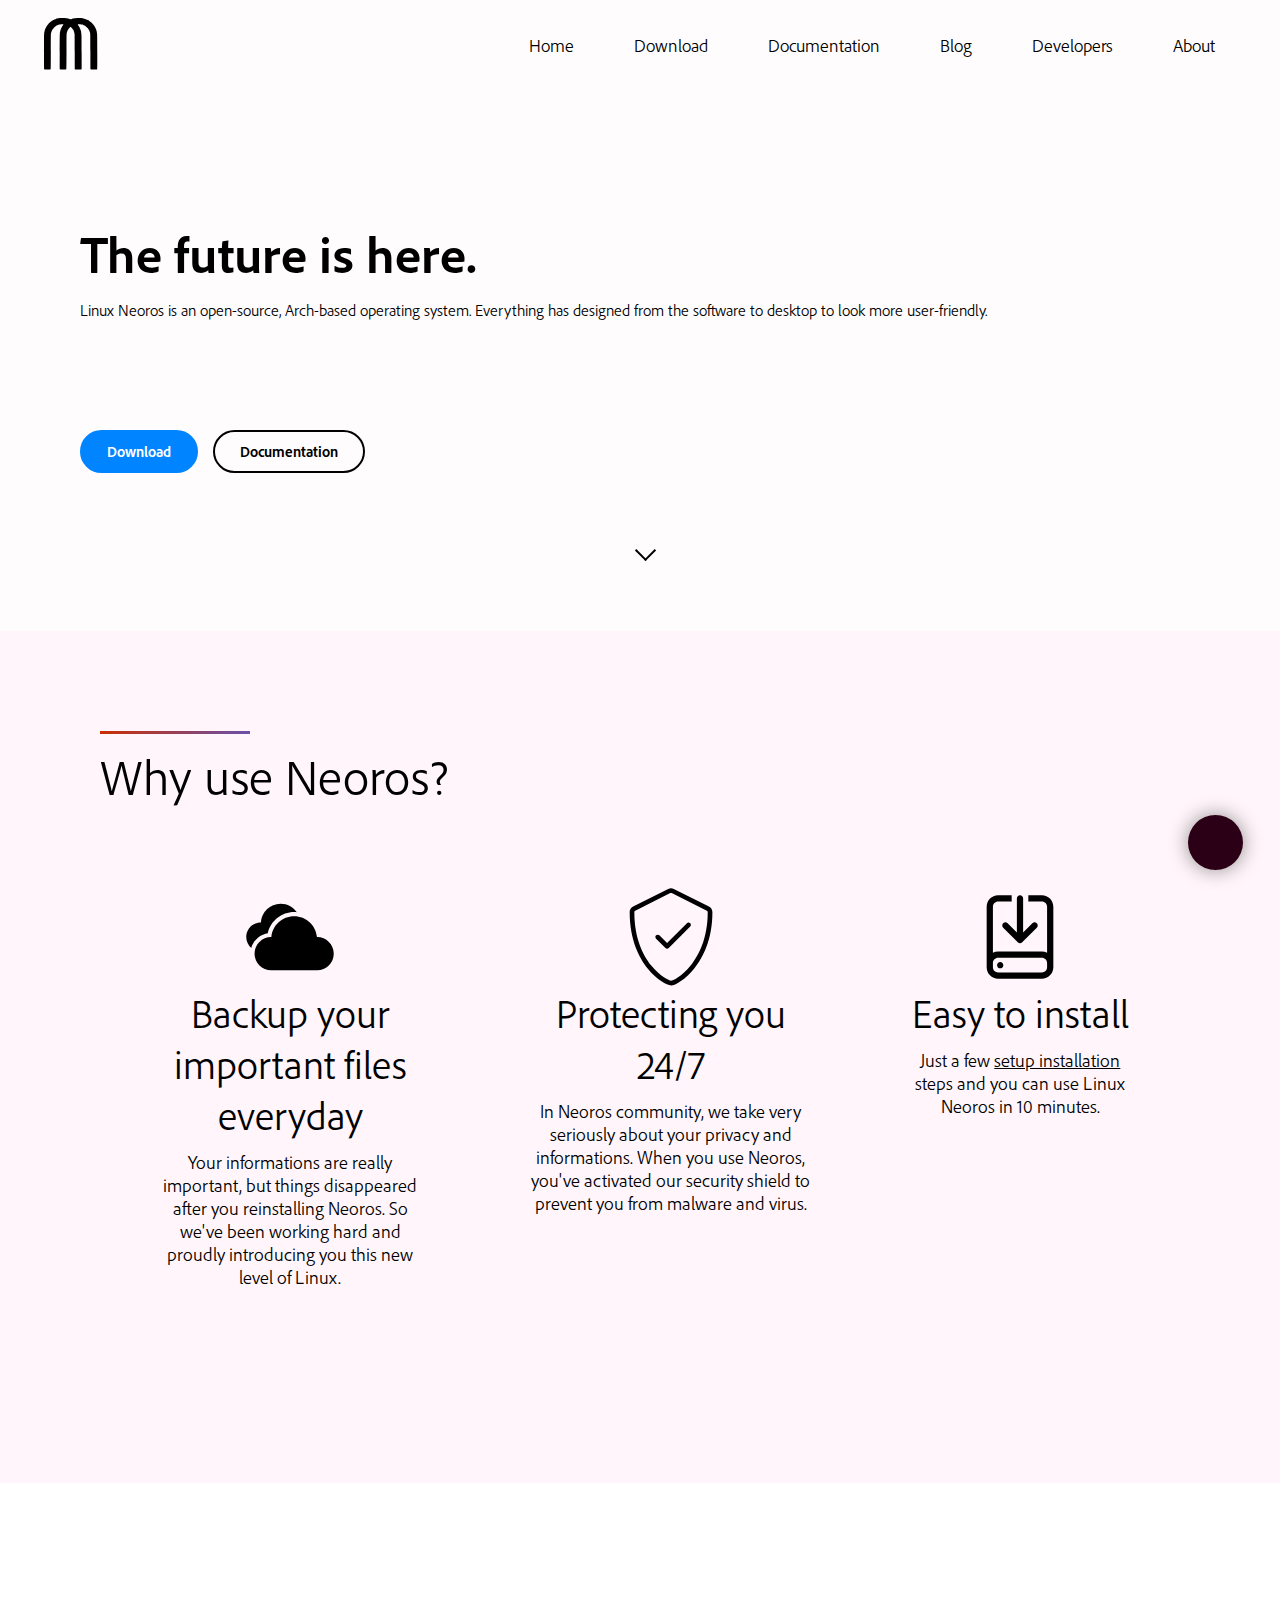
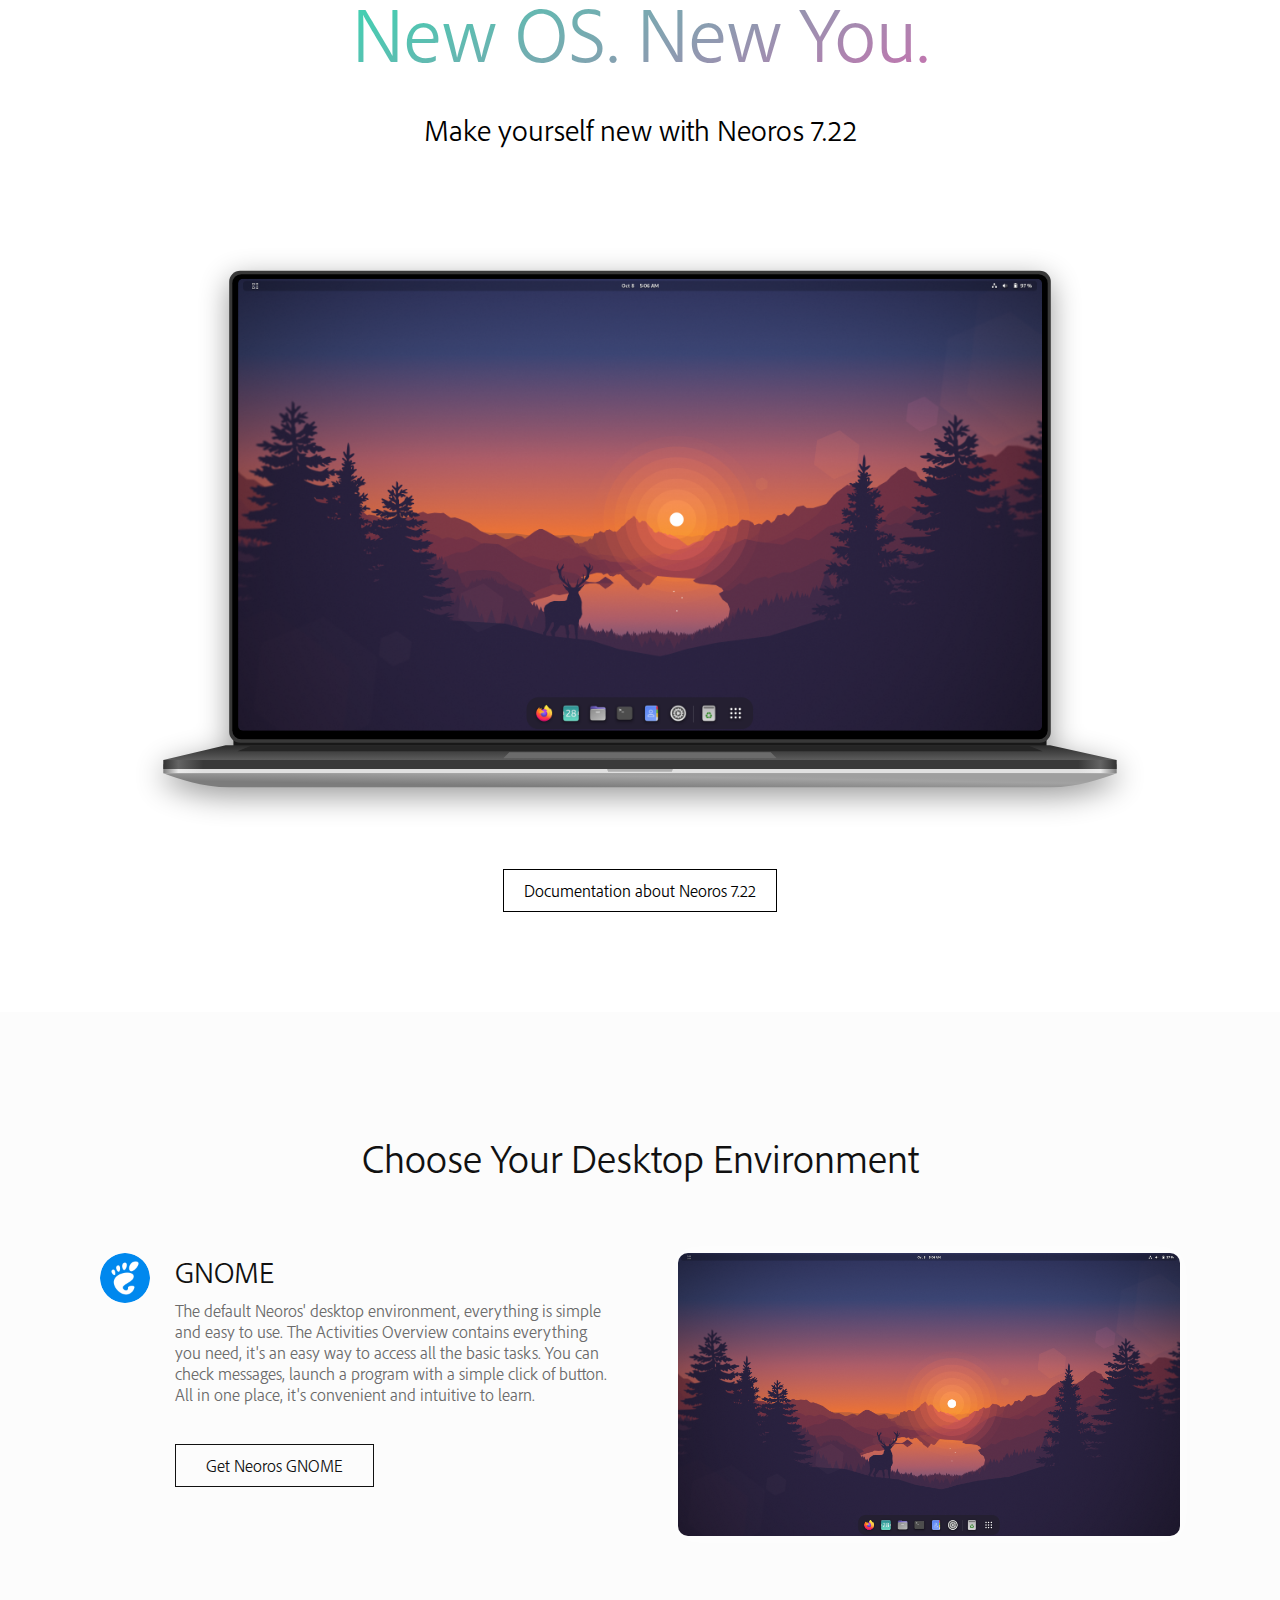
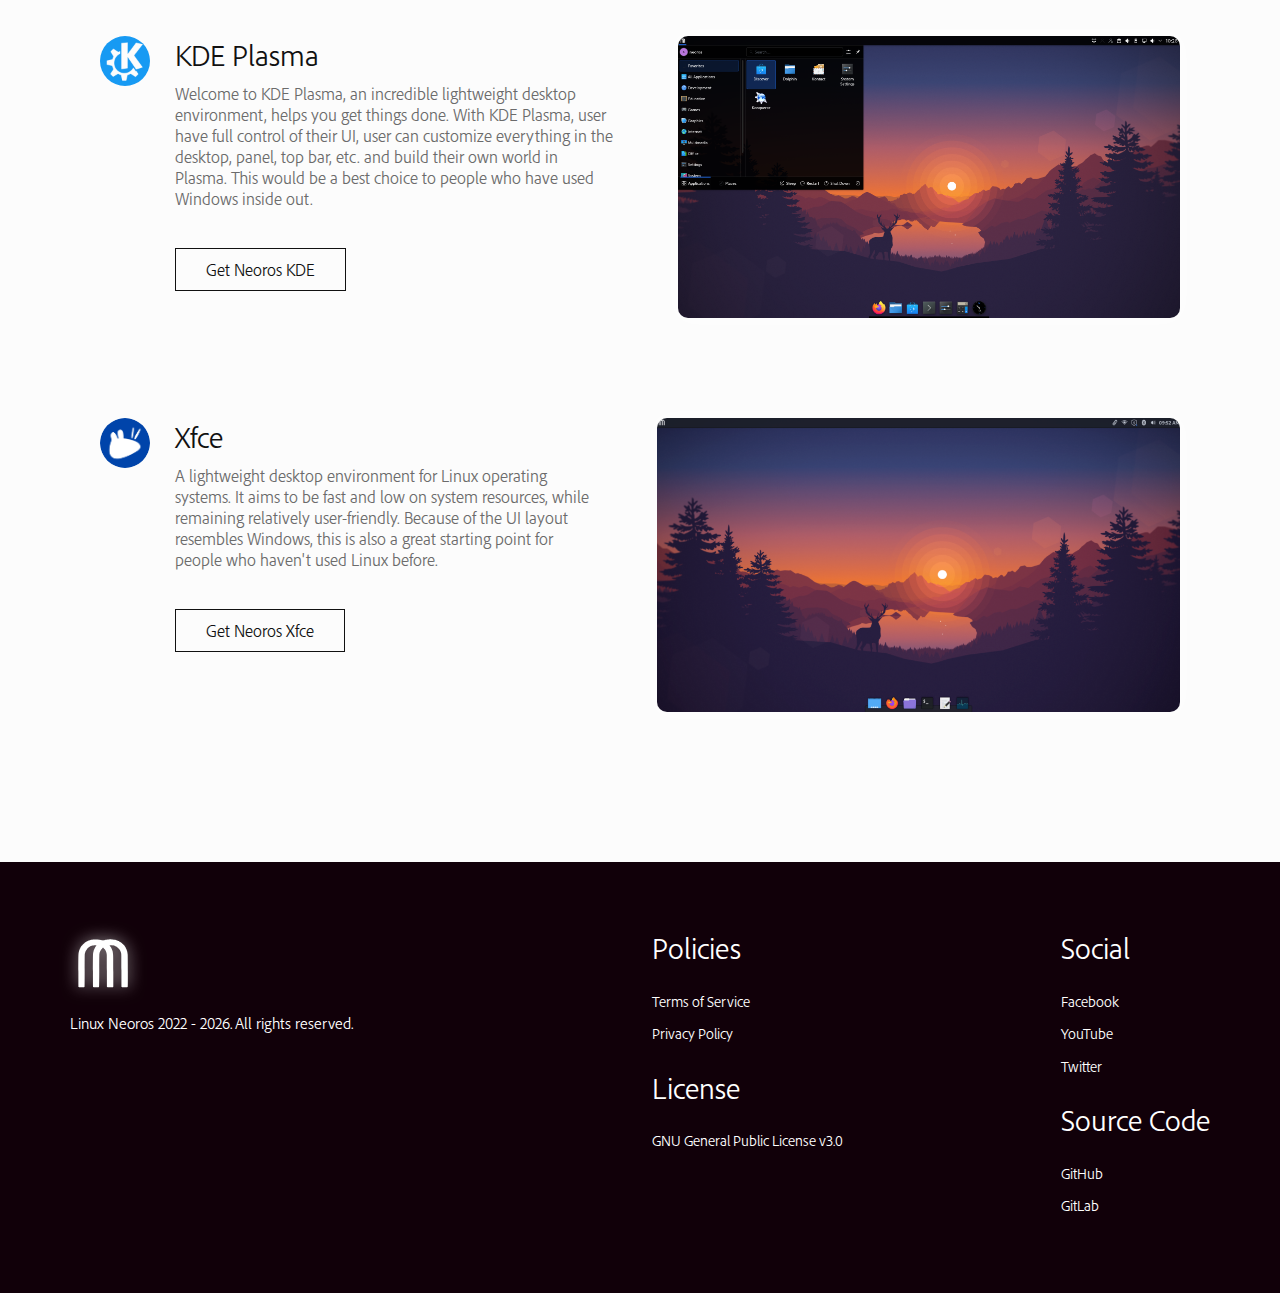
<file: index.html>
<!DOCTYPE html>
<html lang='en'>
<head>
    <meta charset='utf-8'>
    <meta http-equiv='X-UA-Compatible' content='IE=edge'>
    <meta name='viewport' content='width=device-width, initial-scale=1.0'>
    <meta name='msapplication-TileColor' content='#2b0016'>
    <meta name='msapplication-TileImage' content='./favicon.ico/ms-icon-144x144.png'>
    <meta name='theme-color' content='#2b0016'>
    <title itemprop="name">Linux Neoros - From simplicity to colorful</title>
    <meta itemprop="name" content="Linux Neoros - From simplicity to colorful"></meta>
    <meta name="application-name" content="Linux Neoros - From simplicity to colorful"></meta>
    <meta property="og:site_name" content="Linux Neoros">
    <meta property="og:title" content="Linux Neoros - From simplicity to colorful">
    <meta itemprop="description" content="Start moving and enjoy the freedom in the first Linux distribution right now, you'll love how customizable and user-friendly it is.">
    <meta name="description" content="Start moving and enjoy the freedom in the first Linux distribution right now, you'll love how customizable and user-friendly it is.">
    <meta property="og:description" content="Start moving and enjoy the freedom in the first Linux distribution right now, you'll love how customizable and user-friendly it is.">
    <meta name="keywords" content="neoros,linux neoros,linuxneoros,arch-based distro,new distro linux,distro in 2022">
    <meta property="og:locale" content="en_US">
    <meta itemprop="image" content="./favicon.ico/android-icon-72x72.png">
    <meta property="og:image" content="./favicon.ico/android-icon-72x72.png">
    
    <link rel='icon' type='image/x-icon' href='./favicon.ico/favicon.ico'>
    <link rel='shortcut icon' type='image/x-icon' href='./favicon.ico/favicon.ico'>
    <link rel='apple-touch-icon' href='./favicon.ico/apple-icon-57x57.png'>
    <link rel='apple-touch-icon' sizes='60x60' href='./favicon.ico/apple-icon-60x60.png'>
    <link rel='apple-touch-icon' sizes='72x72' href='./favicon.ico/apple-icon-72x72.png'>
    <link rel='apple-touch-icon' sizes='76x76' href='./favicon.ico/apple-icon-76x76.png'>
    <link rel='apple-touch-icon' sizes='114x114' href='./favicon.ico/apple-icon-114x114.png'>
    <link rel='apple-touch-icon' sizes='120x120' href='./favicon.ico/apple-icon-120x120.png'>
    <link rel='apple-touch-icon' sizes='144x144' href='./favicon.ico/apple-icon-144x144.png'>
    <link rel='apple-touch-icon' sizes='152x152' href='./favicon.ico/apple-icon-152x152.png'>
    <link rel='apple-touch-icon' sizes='180x180' href='./favicon.ico/apple-icon-180x180.png'>
    <link rel='icon' type='image/png' sizes='16x16' href='./favicon.ico/favicon-16x16.png'>
    <link rel='icon' type='image/png' sizes='32x32' href='./favicon.ico/favicon-32x32.png'>
    <link rel='icon' type='image/png' sizes='96x96' href='./favicon.ico/favicon-96x96.png'>
    <link rel='icon' type='image/png' sizes='192x192' href='./favicon.ico/android-icon-192x192.png'>
    <link rel='manifest' href='./favicon.ico/manifest.json'>
    <link rel='stylesheet' href='./stylesheet/root.css'>
    <link rel='stylesheet' href='./stylesheet/index.css'>
    <script src="/script/kit-fontawesome.js" crossorigin="anonymous"></script>
</head>
<body>
    <div class="nr-toggle-theme" id="switch">
        <label for="nr-appearance-switcher" class="nr-switch is-dark-mode" id="nr-icons">
            <i class="fa-solid fa-moon"></i>
        </label>
    </div>
    <script type='text/javascript' src='/script/toggle-theme.js'></script>
    <div class='nr-banner-list' id='nr-list' style='z-index: 99;'>
        <ul class='nr-list'>
            <li>
                <a onclick="hideNavbarList();" href='/'>Home</a>
                <a onclick="hideNavbarList();" href='#download'>Download</a>
                <a onclick="hideNavbarList();" href='./docs/'>Documentation</a>
                <a onclick="hideNavbarList();" href='./blog/'>Blog</a>
                <a onclick="hideNavbarList();" href='./developer/'>Developers</a>
                <a onclick="hideNavbarList();" href='./about/'>About</a>
            </li>
        </ul>
        <div class='nr-logo-list'>
            <img id="nr-navbar-list-icon" class="nr-navbar-icon not-has-dark-mode" src="./image/logo.svg" width="30" height="30">
            <img id="nr-navbar-list-icon" class="nr-navbar-icon has-dark-mode" src="./image/logo-white.svg" width="30" height="30">
        </div>
    </div>
        <header class='nr-header'>
            <nav class='nr-navbar'>
                <div class='nr-flex'>
                    <a href="/">
                        <img id="nr-navbar-icon" class="nr-navbar-icon not-has-dark-mode" src="./image/logo.svg" width="70" height="70">
                        <img id="nr-navbar-icon" class="nr-navbar-icon has-dark-mode" src="./image/logo-white.svg" width="70" height="70">
                    </a>
                    <ul class="nr-navigator">
                        <li class="nr-navigator-list">
                            <a href="/">Home</a>
                            <a href="#download">Download</a>
                            <a href="./docs/">Documentation</a>
                            <a href="./blog/">Blog</a>
                            <a href="./developer/">Developers</a>
                            <a href="./about/">About</a>
                        </li>
                    </ul>
                    <button class='nr-navbar-button' id='nr-navbar-list-button'>
                        <div class='nr-navbar-button-inner'>
                            <div></div>
                            <div></div>
                            <div></div>
                        </div>
                    </button>
                </div>
            </nav>
            <div class="nr-banner-wrapper">
                <div class='nr-banner'>
                    <div class='nr-largetext'>
                        <p>The future is here.</p>
                    </div>
                    <p id='nr-smalltext'>Linux Neoros is an open-source, Arch-based operating system. Everything has designed from the software to desktop to look more user-friendly.</p>
                </div>
            </div>
            <div class='nr-banner-button'>
                <a href="#download" class='nr-banner-item'>Download</a>
                <a href="./docs/" class='nr-banner-item' style='margin: 0;'>Documentation</a>
            </div>
            <div style='display: flex; justify-content: center;' class='nr-arrow-container'>
                <a href='#section' class='nr-arrow'>
                    <div></div>
                </a>
            </div>
        </header>
        <script type='text/javascript' src='./script/root.js'></script>
    <section class='nr-section' id='section'>
        <p class="nr-board-header">Why use Neoros?</p>
        <div class='nr-board'>
            <div class='nr-board-information'>
                <div class="nr-board-icon">
                    <svg class="light-mode" version="1.1" xmlns="http://www.w3.org/2000/svg" xmlns:xlink="http://www.w3.org/1999/xlink" viewBox="0 0 172 172"><g fill="none" fill-rule="nonzero" stroke="none" stroke-width="1" stroke-linecap="butt" stroke-linejoin="miter" stroke-miterlimit="10" stroke-dasharray="" stroke-dashoffset="0" font-family="none" font-weight="none" font-size="none" text-anchor="none" style="mix-blend-mode: normal"><path d="M0,172v-172h172v172z" fill="none"></path><g fill="#000000"><path d="M69.875,28.66667c-18.1675,0 -33.05743,14.30825 -33.99268,32.25h-0.04899c-13.83167,0 -25.08333,11.25167 -25.08333,25.08333c0,7.49633 3.32074,14.2185 8.55241,18.8195c3.75175,-13.10425 14.77996,-23.15684 28.42171,-25.47526c4.73358,-20.80483 23.63438,-36.34424 45.44255,-36.34424c1.55158,0 3.08581,0.09787 4.60514,0.25195c-6.15975,-8.80783 -16.35848,-14.58528 -27.89681,-14.58528zM93.16667,50.16667c-20.52892,0 -37.43895,15.77025 -39.2557,35.83333h-0.16097c-15.80608,0 -28.66667,12.86058 -28.66667,28.66667c0,15.80608 12.86058,28.66667 28.66667,28.66667h78.83333c15.80608,0 28.66667,-12.86058 28.66667,-28.66667c0,-15.80608 -12.86058,-28.66667 -28.66667,-28.66667h-0.16097c-1.81675,-20.06308 -18.72678,-35.83333 -39.2557,-35.83333z"></path></g></g></svg>
                    <svg class="dark-mode" version="1.1" xmlns="http://www.w3.org/2000/svg" xmlns:xlink="http://www.w3.org/1999/xlink" viewBox="0 0 172 172"><g fill="none" fill-rule="nonzero" stroke="none" stroke-width="1" stroke-linecap="butt" stroke-linejoin="miter" stroke-miterlimit="10" stroke-dasharray="" stroke-dashoffset="0" font-family="none" font-weight="none" font-size="none" text-anchor="none" style="mix-blend-mode: normal"><path d="M0,172v-172h172v172z" fill="none"></path><g fill="#ffffff"><path d="M69.875,28.66667c-18.1675,0 -33.05743,14.30825 -33.99268,32.25h-0.04899c-13.83167,0 -25.08333,11.25167 -25.08333,25.08333c0,7.49633 3.32074,14.2185 8.55241,18.8195c3.75175,-13.10425 14.77996,-23.15684 28.42171,-25.47526c4.73358,-20.80483 23.63438,-36.34424 45.44255,-36.34424c1.55158,0 3.08581,0.09787 4.60514,0.25195c-6.15975,-8.80783 -16.35848,-14.58528 -27.89681,-14.58528zM93.16667,50.16667c-20.52892,0 -37.43895,15.77025 -39.2557,35.83333h-0.16097c-15.80608,0 -28.66667,12.86058 -28.66667,28.66667c0,15.80608 12.86058,28.66667 28.66667,28.66667h78.83333c15.80608,0 28.66667,-12.86058 28.66667,-28.66667c0,-15.80608 -12.86058,-28.66667 -28.66667,-28.66667h-0.16097c-1.81675,-20.06308 -18.72678,-35.83333 -39.2557,-35.83333z"></path></g></g></svg>
                </div>
                <div class='nr-board-title'>
                    <p>Backup your important files everyday
                </div>
                <div class='nr-board-description'>
                    <p>Your informations are really important, but things disappeared after you reinstalling Neoros. So we've been working hard and proudly introducing you this new level of Linux.</p>
                </div>
            </div>
        </div>
        <div class='nr-board nr-board-reverse'>
            <div class='nr-board-information'>
                <div class="nr-board-icon">
                    <svg class="light-mode" version="1.1" xmlns="http://www.w3.org/2000/svg" xmlns:xlink="http://www.w3.org/1999/xlink" viewBox="0 0 172 172"><g fill="none" fill-rule="nonzero" stroke="none" stroke-width="1" stroke-linecap="butt" stroke-linejoin="miter" stroke-miterlimit="10" stroke-dasharray="" stroke-dashoffset="0" font-family="none" font-weight="none" font-size="none" text-anchor="none" style="mix-blend-mode: normal"><path d="M0,172v-172h172v172z" fill="none"></path><g fill="#000000"><path d="M86.04987,2.11536c-1.66289,0 -3.34153,0.37111 -4.88684,1.11017l-60.3349,30.23438c-3.62813,1.88125 -5.91303,5.50832 -5.91303,9.67395c0,48.50937 16.79688,79.55105 30.90625,97.15417c15.31875,18.94688 33.19062,29.02448 40.3125,29.02448c6.9875,0 24.72553,-10.34635 40.17865,-29.69635c14.10938,-17.7375 30.90625,-48.7797 30.90625,-96.34845c0,-4.16562 -2.2849,-7.92655 -5.91302,-9.8078l-60.46875,-30.23438c-1.47812,-0.73906 -3.12422,-1.11017 -4.78711,-1.11017zM86,10.21198c0.40313,0 0.80678,0.13595 1.2099,0.27032l60.46875,30.23437c0.94063,0.40313 1.4776,1.47603 1.4776,2.55103c0,45.28438 -15.85572,74.57865 -29.02447,91.24115c-15.72188,19.61875 -31.44428,26.74115 -34.13178,26.74115c-2.6875,0 -18.41042,-6.85365 -33.99792,-26.06927c-13.30313,-16.52813 -29.15885,-45.82188 -29.02448,-92.04688c0,-1.075 0.53698,-2.01405 1.4776,-2.41718l60.3349,-30.23437c0.40313,-0.13437 0.80678,-0.27032 1.2099,-0.27032zM116.23438,61.14063c-1.00781,0 -2.0151,0.40365 -2.82135,1.2099l-34.13178,34.13177l-13.30365,-13.30365c-1.6125,-1.6125 -4.16457,-1.6125 -5.6427,0c-1.6125,1.6125 -1.6125,4.16457 0,5.6427l16.125,16.125c0.80625,0.80625 1.88072,1.2099 2.82135,1.2099c0.94062,0 2.0151,-0.40365 2.82135,-1.2099l36.95313,-36.95312c1.6125,-1.6125 1.6125,-4.16457 0,-5.6427c-0.80625,-0.80625 -1.81354,-1.2099 -2.82135,-1.2099z"></path></g></g></svg>
                    <svg class="dark-mode" version="1.1" xmlns="http://www.w3.org/2000/svg" xmlns:xlink="http://www.w3.org/1999/xlink" viewBox="0 0 172 172"><g fill="none" fill-rule="nonzero" stroke="none" stroke-width="1" stroke-linecap="butt" stroke-linejoin="miter" stroke-miterlimit="10" stroke-dasharray="" stroke-dashoffset="0" font-family="none" font-weight="none" font-size="none" text-anchor="none" style="mix-blend-mode: normal"><path d="M0,172v-172h172v172z" fill="none"></path><g fill="#ffffff"><path d="M86.04987,2.11536c-1.66289,0 -3.34153,0.37111 -4.88684,1.11017l-60.3349,30.23438c-3.62813,1.88125 -5.91303,5.50832 -5.91303,9.67395c0,48.50937 16.79688,79.55105 30.90625,97.15417c15.31875,18.94688 33.19062,29.02448 40.3125,29.02448c6.9875,0 24.72553,-10.34635 40.17865,-29.69635c14.10938,-17.7375 30.90625,-48.7797 30.90625,-96.34845c0,-4.16562 -2.2849,-7.92655 -5.91302,-9.8078l-60.46875,-30.23438c-1.47812,-0.73906 -3.12422,-1.11017 -4.78711,-1.11017zM86,10.21198c0.40313,0 0.80678,0.13595 1.2099,0.27032l60.46875,30.23437c0.94063,0.40313 1.4776,1.47603 1.4776,2.55103c0,45.28438 -15.85572,74.57865 -29.02447,91.24115c-15.72188,19.61875 -31.44428,26.74115 -34.13178,26.74115c-2.6875,0 -18.41042,-6.85365 -33.99792,-26.06927c-13.30313,-16.52813 -29.15885,-45.82188 -29.02448,-92.04688c0,-1.075 0.53698,-2.01405 1.4776,-2.41718l60.3349,-30.23437c0.40313,-0.13437 0.80678,-0.27032 1.2099,-0.27032zM116.23438,61.14063c-1.00781,0 -2.0151,0.40365 -2.82135,1.2099l-34.13178,34.13177l-13.30365,-13.30365c-1.6125,-1.6125 -4.16457,-1.6125 -5.6427,0c-1.6125,1.6125 -1.6125,4.16457 0,5.6427l16.125,16.125c0.80625,0.80625 1.88072,1.2099 2.82135,1.2099c0.94062,0 2.0151,-0.40365 2.82135,-1.2099l36.95313,-36.95312c1.6125,-1.6125 1.6125,-4.16457 0,-5.6427c-0.80625,-0.80625 -1.81354,-1.2099 -2.82135,-1.2099z"></path></g></g></svg>
                </div>
                <div class='nr-board-title'>
                    <p>Protecting you 24/7</p>
                </div>
                <div class='nr-board-description'>
                    <p>In Neoros community, we take very seriously about your privacy and informations. When you use Neoros, you've activated our security shield to prevent you from malware and virus.</p>
                </div>
            </div>
        </div>
        <div class='nr-board'>
            <div class='nr-board-information'>
                <div class="nr-board-icon">
                    <svg class="light-mode" version="1.1" xmlns="http://www.w3.org/2000/svg" xmlns:xlink="http://www.w3.org/1999/xlink" viewBox="0 0 172 172"><g fill="none" fill-rule="nonzero" stroke="none" stroke-width="1" stroke-linecap="butt" stroke-linejoin="miter" stroke-miterlimit="10" stroke-dasharray="" stroke-dashoffset="0" font-family="none" font-weight="none" font-size="none" text-anchor="none" style="mix-blend-mode: normal"><path d="M0,172v-172h172v172z" fill="none"></path><g fill="#000000"><path d="M85.91601,14.25635c-2.96578,0.04633 -5.33356,2.48615 -5.29101,5.45199v58.69108l-15.90804,-15.90804c-1.34815,-1.40412 -3.35005,-1.96971 -5.23364,-1.47866c-1.88359,0.49105 -3.35456,1.96202 -3.84561,3.84561c-0.49105,1.88359 0.07455,3.88549 1.47866,5.23364l25.08333,25.08333c2.0991,2.09823 5.50149,2.09823 7.60059,0l25.08333,-25.08333c1.40412,-1.34815 1.96971,-3.35005 1.47866,-5.23364c-0.49105,-1.88359 -1.96202,-3.35456 -3.84561,-3.84561c-1.88359,-0.49105 -3.88549,0.07455 -5.23364,1.47866l-15.90804,15.90804v-58.69108c0.02085,-1.45347 -0.54782,-2.85342 -1.57634,-3.88062c-1.02852,-1.0272 -2.4292,-1.59408 -3.88264,-1.57136zM48.375,14.33333c-10.82086,0 -19.70833,8.88748 -19.70833,19.70833v103.91667c0,10.82086 8.88748,19.70833 19.70833,19.70833h75.25c10.82086,0 19.70833,-8.88748 19.70833,-19.70833v-103.91667c0,-10.82086 -8.88748,-19.70833 -19.70833,-19.70833h-21.5h-1.79167v10.75h1.79167h21.5c5.01031,0 8.95833,3.94802 8.95833,8.95833v79.23926c-2.69567,-1.39244 -5.73621,-2.19759 -8.95833,-2.19759h-75.25c-3.22213,0 -6.26267,0.80515 -8.95833,2.19759v-79.23926c0,-5.01031 3.94802,-8.95833 8.95833,-8.95833h23.29167v-10.75zM48.375,121.83333h75.25c5.01031,0 8.95833,3.94802 8.95833,8.95833v7.16667c0,5.01031 -3.94802,8.95833 -8.95833,8.95833h-75.25c-5.01031,0 -8.95833,-3.94802 -8.95833,-8.95833v-7.16667c0,-5.01031 3.94802,-8.95833 8.95833,-8.95833zM51.95833,129c-2.96853,0 -5.375,2.40647 -5.375,5.375c0,2.96853 2.40647,5.375 5.375,5.375c2.96853,0 5.375,-2.40647 5.375,-5.375c0,-2.96853 -2.40647,-5.375 -5.375,-5.375z"></path></g></g></svg>
                    <svg class="dark-mode" version="1.1" xmlns="http://www.w3.org/2000/svg" xmlns:xlink="http://www.w3.org/1999/xlink" viewBox="0 0 172 172"><g fill="none" fill-rule="nonzero" stroke="none" stroke-width="1" stroke-linecap="butt" stroke-linejoin="miter" stroke-miterlimit="10" stroke-dasharray="" stroke-dashoffset="0" font-family="none" font-weight="none" font-size="none" text-anchor="none" style="mix-blend-mode: normal"><path d="M0,172v-172h172v172z" fill="none"></path><g fill="#ffffff"><path d="M85.91601,14.25635c-2.96578,0.04633 -5.33356,2.48615 -5.29101,5.45199v58.69108l-15.90804,-15.90804c-1.34815,-1.40412 -3.35005,-1.96971 -5.23364,-1.47866c-1.88359,0.49105 -3.35456,1.96202 -3.84561,3.84561c-0.49105,1.88359 0.07455,3.88549 1.47866,5.23364l25.08333,25.08333c2.0991,2.09823 5.50149,2.09823 7.60059,0l25.08333,-25.08333c1.40412,-1.34815 1.96971,-3.35005 1.47866,-5.23364c-0.49105,-1.88359 -1.96202,-3.35456 -3.84561,-3.84561c-1.88359,-0.49105 -3.88549,0.07455 -5.23364,1.47866l-15.90804,15.90804v-58.69108c0.02085,-1.45347 -0.54782,-2.85342 -1.57634,-3.88062c-1.02852,-1.0272 -2.4292,-1.59408 -3.88264,-1.57136zM48.375,14.33333c-10.82086,0 -19.70833,8.88748 -19.70833,19.70833v103.91667c0,10.82086 8.88748,19.70833 19.70833,19.70833h75.25c10.82086,0 19.70833,-8.88748 19.70833,-19.70833v-103.91667c0,-10.82086 -8.88748,-19.70833 -19.70833,-19.70833h-21.5h-1.79167v10.75h1.79167h21.5c5.01031,0 8.95833,3.94802 8.95833,8.95833v79.23926c-2.69567,-1.39244 -5.73621,-2.19759 -8.95833,-2.19759h-75.25c-3.22213,0 -6.26267,0.80515 -8.95833,2.19759v-79.23926c0,-5.01031 3.94802,-8.95833 8.95833,-8.95833h23.29167v-10.75zM48.375,121.83333h75.25c5.01031,0 8.95833,3.94802 8.95833,8.95833v7.16667c0,5.01031 -3.94802,8.95833 -8.95833,8.95833h-75.25c-5.01031,0 -8.95833,-3.94802 -8.95833,-8.95833v-7.16667c0,-5.01031 3.94802,-8.95833 8.95833,-8.95833zM51.95833,129c-2.96853,0 -5.375,2.40647 -5.375,5.375c0,2.96853 2.40647,5.375 5.375,5.375c2.96853,0 5.375,-2.40647 5.375,-5.375c0,-2.96853 -2.40647,-5.375 -5.375,-5.375z"></path></g></g></svg>
                </div>
                <div class='nr-board-title'>
                    <p>Easy to install</p>
                </div>
                <div class='nr-board-description'>
                    <p>Just a few <a href="./docs/installation-guide/">setup installation</a> steps and you can use Linux Neoros in 10 minutes.</p>
                </div>
            </div>
        </div>
    </section>
    <section class="nr-version-release">
        <div class="nr-version-release-wrapper">
            <div class="nr-version-release-header">
                <p class="nr-version-release-header-text">New OS. New You.</p>
                <p class="nr-version-release-description-text">Make yourself new with Neoros 7.22</p>
            </div>
            <div id='nr-neoros-desktop'>
                <img id="nr-neoros-desktop-img" src='./image/desktop.svg' alt='Neoros Laptop Image'>
                <div class="nr-laptop-overlay">
                    <img src="./image/desktop-1.png" alt="Neoros Desktop">
                </div>
            </div>
            <a href="./blog/meet-neoros-7-22-osneo" class="nr-version-release-button">Documentation about Neoros 7.22</a>
        </div>
    </section>
    <section class='nr-section nr-section-download light-mode-nr-section-download' id='download'>
        <div class="nr-board-option">
            <p>Choose Your Desktop Environment</p>
        </div>
        <div class="nr-selection">
            <nav class="nr-selection-navbar">
                <div id="nr-selection-logo">
                    <img src="./image/gnome-logo.png" width="50px" height="50px">
                </div>
                <div class="nr-selection-information">
                    <p class="nr-selection-title">GNOME</p>
                    <p class="nr-selection-description">The default Neoros' desktop environment, everything is simple and easy to use. The Activities Overview contains everything you need, it's an easy way to access all the basic tasks. You can check messages, launch a program with a simple click of button. All in one place, it's convenient and intuitive to learn.</p>
                    <div class="nr-selection-download">
                        <a href="./download/neoros-gnome/" class="nr-selection-item">Get Neoros GNOME</a>
                    </div>
                </div>
            </nav>
            <div id="nr-selection-desktop">
                <img src="./image/desktop-1.png" class="nr-desktop-preview nr-img">
            </div>
        </div>
        <div class="nr-selection">
            <nav class="nr-selection-navbar">
                <div id="nr-selection-logo">
                    <img src="./image/plasma-logo.png" width="50px" height="50px">
                </div>
                <div class="nr-selection-information">
                    <p class="nr-selection-title">KDE Plasma</p>
                    <p class="nr-selection-description">Welcome to KDE Plasma, an incredible lightweight desktop environment, helps you get things done. With KDE Plasma, user have full control of their UI, user can customize everything in the desktop, panel, top bar, etc. and build their own world in Plasma. This would be a best choice to people who have used Windows inside out.</p>
                    <div class="nr-selection-download">
                        <a href="./download/neoros-kde/" class="nr-selection-item">Get Neoros KDE</a>
                    </div>
                </div>
            </nav>
            <div id="nr-selection-desktop">
                <img src="./image/desktop-2.png" class="nr-desktop-preview nr-img">
            </div>
        </div>
        <div class="nr-selection">
            <nav class="nr-selection-navbar">
                <div id="nr-selection-logo">
                    <img src="./image/xfce-logo.png" width="50px" height="50px">
                </div>
                <div class="nr-selection-information">
                    <p class="nr-selection-title">Xfce</p>
                    <p class="nr-selection-description">A lightweight desktop environment for Linux operating systems. It aims to be fast and low on system resources, while remaining relatively user-friendly. Because of the UI layout resembles Windows, this is also a great starting point for people who haven't used Linux before.</p>
                    <div class="nr-selection-download">
                        <a href="./download/neoros-xfce/" class="nr-selection-item">Get Neoros Xfce</a>
                    </div>
                </div>
            </nav>
            <div id="nr-selection-desktop">
                <img src="./image/desktop-3.png" class="nr-desktop-preview nr-img">
            </div>
        </div>
    </section>
    <div class="nr-footer">
        <div class="nr-footer-container">
            <img src="./image/logo-white.svg" width="65px" height="65px" style="margin-bottom: 10px;">
            <div>
                <span>Linux Neoros 2022 - </span>
                <span id="current-year"></span>
                <span> All rights reserved.</span>
            </div>
        </div>
        <div class="nr-footer-container">
            <h1>Policies</h1>
            <a href="./terms-of-service/">Terms of Service</a>
            <a href="./privacy-policy/">Privacy Policy</a>
            <h1>License</h1>
            <a href="https://www.gnu.org/licenses/gpl-3.0.html">GNU General Public License v3.0</a>
        </div>
        <div class="nr-footer-container">
            <h1>Social</h1>
            <a href="https://www.facebook.com/LinuxNeoros/">Facebook</a>
            <a href="https://www.youtube.com/channel/UCGP965JMe01zJ9mUvubHTqQ">YouTube</a>
            <a href="https://twitter.com/LinuxNeoros">Twitter</a>
            <h1>Source Code</h1>
            <a href="https://github.com/gnulinux-neoros">GitHub</a>
            <a href="https://gitlab.com/neoros">GitLab</a>
        </div>
        <script type="text/javascript" src="./script/current-year.js"></script>
    </div>
</body>
</html>
</file>
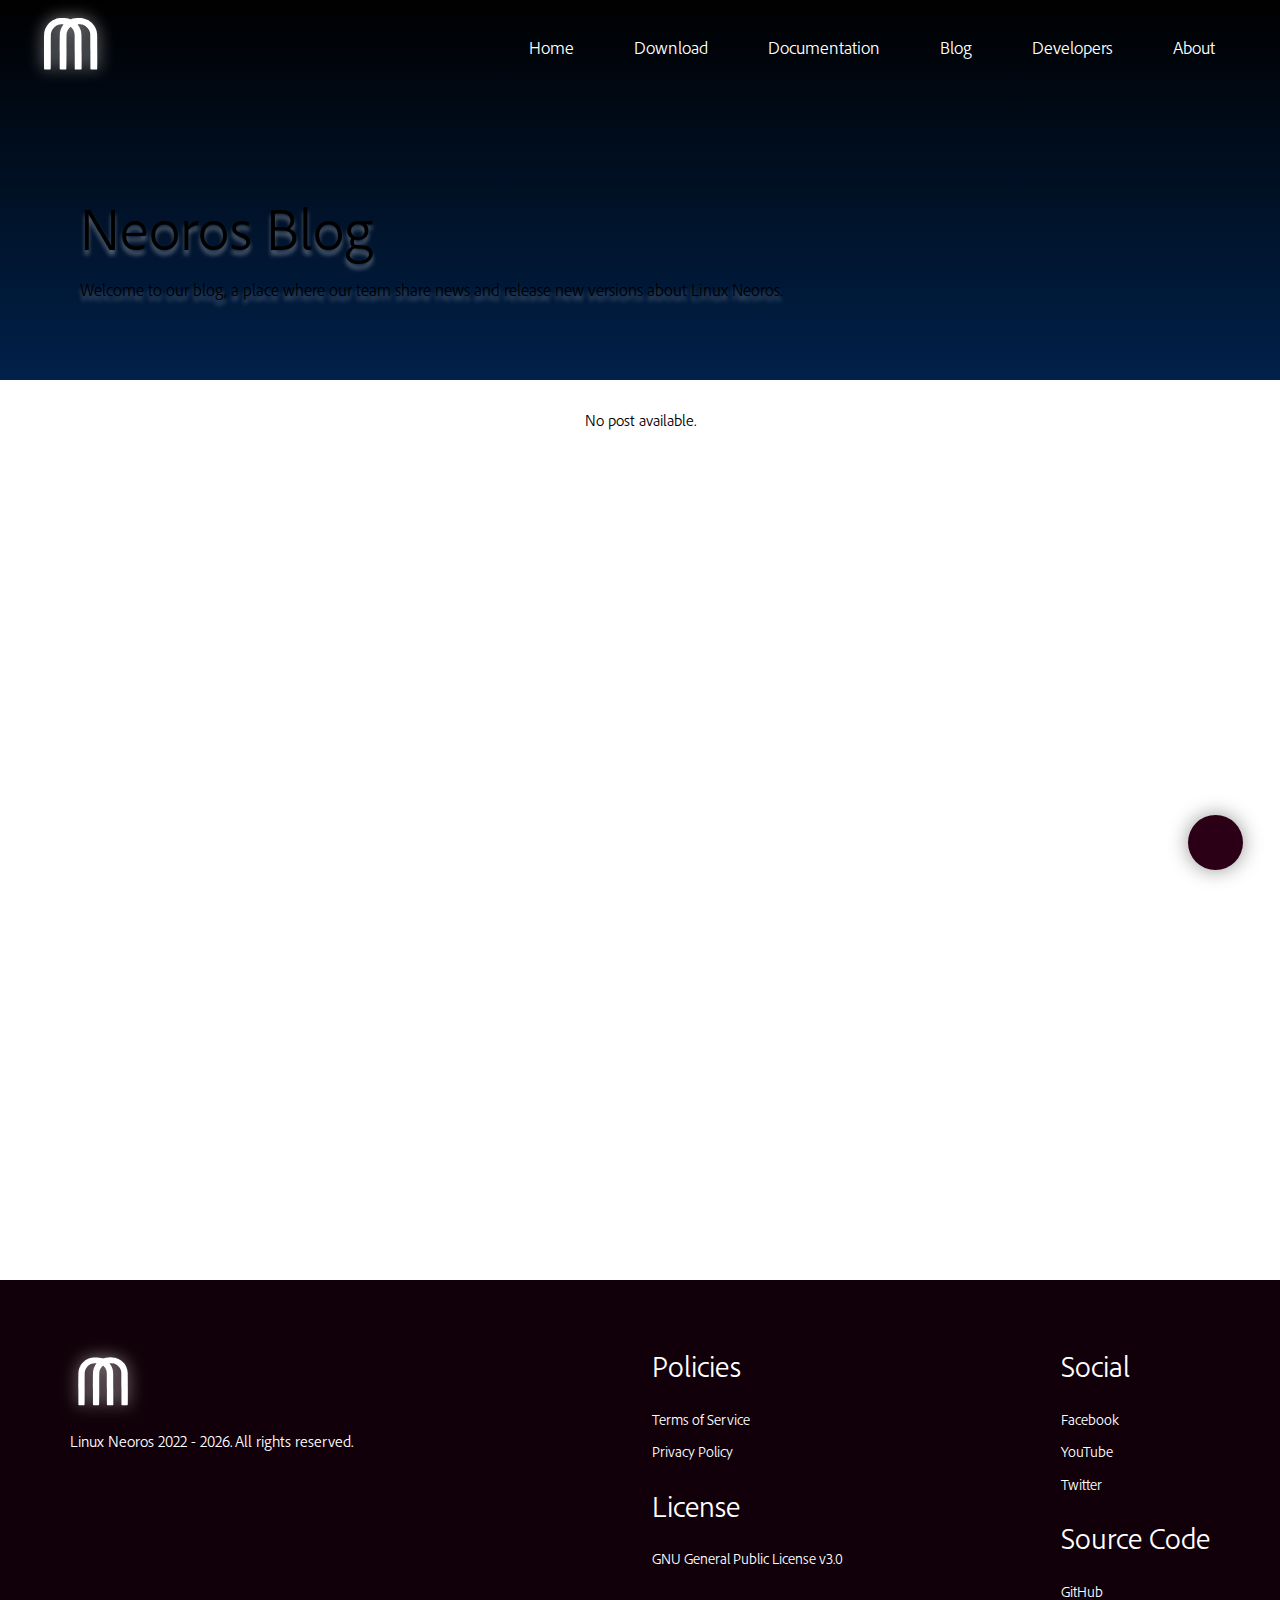
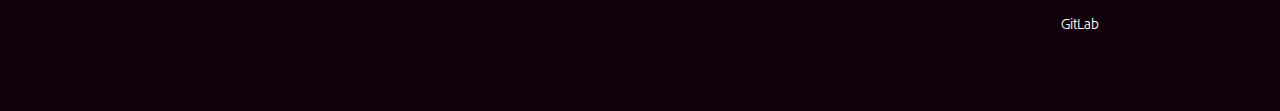
<file: blog/index.html>
<!DOCTYPE html>
<html lang='en'>
<head>
    <meta charset='utf-8'>
    <meta http-equiv='X-UA-Compatible' content='IE=edge'>
    <meta name='viewport' content='width=device-width, initial-scale=1.0'>
    <meta name='msapplication-TileColor' content='#2b0016'>
    <meta name='msapplication-TileImage' content='../favicon.ico/ms-icon-144x144.png'>
    <meta name='theme-color' content='#2b0016'>
    <title itemprop="name">Neoros Blog</title>
    <meta itemprop="name" content="Neoros Blog"></meta>
    <meta name="application-name" content="Neoros Blog"></meta>
    <meta property="og:site_name" content="Linux Neoros">
    <meta property="og:title" content="Neoros Blog">
    <meta itemprop="description" content="Neoros Blog">
    <meta name="description" content="Neoros Blog">
    <meta property="og:description" content="Neoros Blog">
    <meta name="keywords" content="neoros,linux neoros,linuxneoros,arch-based distro,new distro linux,distro in 2022">
    <meta property="og:locale" content="en_US">
    <meta itemprop="image" content="../favicon.ico/android-icon-72x72.png">
    <meta property="og:image" content="../favicon.ico/android-icon-72x72.png">
    
    <link rel='icon' type='image/x-icon' href='../favicon.ico/favicon.ico'>
    <link rel='shortcut icon' type='image/x-icon' href='../favicon.ico/favicon.ico'>
    <link rel='apple-touch-icon' href='../favicon.ico/apple-icon-57x57.png'>
    <link rel='apple-touch-icon' sizes='60x60' href='../favicon.ico/apple-icon-60x60.png'>
    <link rel='apple-touch-icon' sizes='72x72' href='../favicon.ico/apple-icon-72x72.png'>
    <link rel='apple-touch-icon' sizes='76x76' href='../favicon.ico/apple-icon-76x76.png'>
    <link rel='apple-touch-icon' sizes='114x114' href='../favicon.ico/apple-icon-114x114.png'>
    <link rel='apple-touch-icon' sizes='120x120' href='../favicon.ico/apple-icon-120x120.png'>
    <link rel='apple-touch-icon' sizes='144x144' href='../favicon.ico/apple-icon-144x144.png'>
    <link rel='apple-touch-icon' sizes='152x152' href='../favicon.ico/apple-icon-152x152.png'>
    <link rel='apple-touch-icon' sizes='180x180' href='../favicon.ico/apple-icon-180x180.png'>
    <link rel='icon' type='image/png' sizes='16x16' href='../favicon.ico/favicon-16x16.png'>
    <link rel='icon' type='image/png' sizes='32x32' href='../favicon.ico/favicon-32x32.png'>
    <link rel='icon' type='image/png' sizes='96x96' href='../favicon.ico/favicon-96x96.png'>
    <link rel='icon' type='image/png' sizes='192x192' href='../favicon.ico/android-icon-192x192.png'>
    <link rel='manifest' href='../favicon.ico/manifest.json'>
    <link rel='stylesheet' href='../stylesheet/root.css'>
    <link rel='stylesheet' href='../stylesheet/index.css'>
    <link rel='stylesheet' href='../stylesheet/blog/index.css'>
    <script src="/script/kit-fontawesome.js" crossorigin="anonymous"></script>
</head>
<body>
    <div class="nr-toggle-theme" id="switch">
        <label for="nr-appearance-switcher" class="nr-switch is-dark-mode" id="nr-icons">
            <i class="fa-solid fa-moon"></i>
        </label>
    </div>
    <script type='text/javascript' src='/script/toggle-theme.js'></script>
    <div class='nr-banner-list' id='nr-list' style='z-index: 99;'>
        <ul class='nr-list'>
            <li>
                <a onclick="hideNavbarList();" href='/'>Home</a>
                <a onclick="hideNavbarList();" href='../#download'>Download</a>
                <a onclick="hideNavbarList();" href='../docs/'>Documentation</a>
                <a onclick="hideNavbarList();" href='../blog/'>Blog</a>
                <a onclick="hideNavbarList();" href='../developer/'>Developers</a>
                <a onclick="hideNavbarList();" href='../about/'>About</a>
            </li>
        </ul>
        <div class='nr-logo-list'>
            <img id="nr-navbar-list-icon" class='nr-navbar-icon' src='../image/logo-white.svg' width='30' height='30'>
        </div>
    </div>
        <header class='nr-header'>
            <nav class='nr-navbar'>
                <div class='nr-flex'>
                    <a href="/">
                        <img id="nr-navbar-icon" class='nr-navbar-icon' src='../image/logo-white.svg' width='70' height='70'>
                    </a>
                    <ul class="nr-navigator">
                        <li class="nr-navigator-list">
                            <a href="/">Home</a>
                            <a href="../#download">Download</a>
                            <a href="../docs/">Documentation</a>
                            <a href="../blog/">Blog</a>
                            <a href="../developer/">Developers</a>
                            <a href="../about/">About</a>
                        </li>
                    </ul>
                    <button class='nr-navbar-button' id='nr-navbar-list-button'>
                        <div class='nr-navbar-button-inner' id="nr-navbar-button-inner">
                            <div></div>
                            <div></div>
                            <div></div>
                        </div>
                    </button>
                </div>
            </nav>
            <div class="nr-banner">
                <p class="nr-banner-title">Neoros Blog</p>
                <p class="nr-banner-description">Welcome to our blog, a place where our team share news and release new versions about Linux Neoros.</p>
            </div>
        </header>
        <div class="nr-content">
            <p>No post available.</p>
        </div>
        <script type='text/javascript' src='../script/root.js'></script>

        <div class="nr-footer">
            <div class="nr-footer-container">
                <img src="../image/logo-white.svg" width="65px" height="65px" style="margin-bottom: 10px;">
                <div>
                    <span>Linux Neoros 2022 - </span>
                    <span id="current-year"></span>
                    <span> All rights reserved.</span>
                </div>
            </div>
            <div class="nr-footer-container">
                <h1>Policies</h1>
                <a href="../terms-of-service/">Terms of Service</a>
                <a href="../privacy-policy/">Privacy Policy</a>
                <h1>License</h1>
                <a href="https://www.gnu.org/licenses/gpl-3.0.html">GNU General Public License v3.0</a>
            </div>
            <div class="nr-footer-container">
                <h1>Social</h1>
                <a href="https://www.facebook.com/LinuxNeoros/">Facebook</a>
                <a href="https://www.youtube.com/channel/UCGP965JMe01zJ9mUvubHTqQ">YouTube</a>
                <a href="https://twitter.com/LinuxNeoros">Twitter</a>
                <h1>Source Code</h1>
                <a href="https://github.com/gnulinux-neoros">GitHub</a>
                <a href="https://gitlab.com/neoros">GitLab</a>
            </div>
            <script type="text/javascript" src="../script/current-year.js"></script>
        </div>
</body>
</html>
</file>
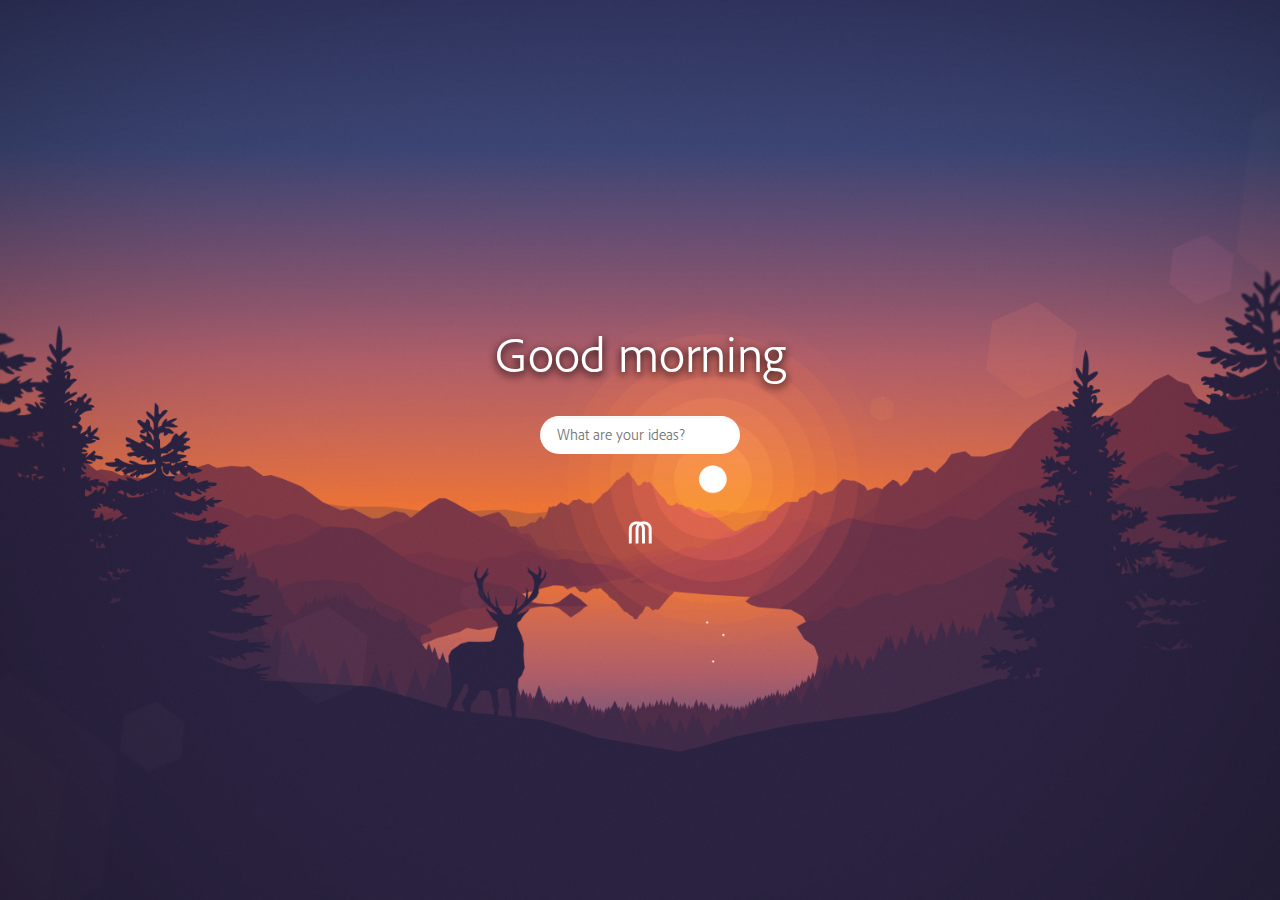
<file: browser/index.html>
<!DOCTYPE html>
<html lang='en'>
<head>
    <meta charset='utf-8'>
    <meta http-equiv='X-UA-Compatible' content='IE=edge'>
    <meta name='viewport' content='width=device-width, initial-scale=1.0'>
    <meta name='msapplication-TileColor' content='#2b0016'>
    <meta name='msapplication-TileImage' content='../favicon.ico/ms-icon-144x144.png'>
    <meta name='theme-color' content='#308280'>
    <title itemprop="name">Welcome</title>
    <meta itemprop="name" content="Welcome"></meta>
    <meta name="application-name" content="Welcome"></meta>
    <meta property="og:site_name" content="Welcome">
    <meta property="og:title" content="Welcome">
    <meta itemprop="description" content="Welcome">
    <meta name="description" content="Welcome">
    <meta property="og:description" content="Welcome">
    <meta name="keywords" content="neoros,linux neoros,linuxneoros,arch-based distro,new distro linux,distro in 2022">
    <meta property="og:locale" content="en_US">
    <meta itemprop="image" content="../favicon.ico/android-icon-72x72.png">
    <meta property="og:image" content="../favicon.ico/android-icon-72x72.png">
    
    <link rel='icon' type='image/x-icon' href='../favicon.ico/favicon.ico'>
    <link rel='shortcut icon' type='image/x-icon' href='../favicon.ico/favicon.ico'>
    <link rel='apple-touch-icon' href='../favicon.ico/apple-icon-57x57.png'>
    <link rel='apple-touch-icon' sizes='60x60' href='../favicon.ico/apple-icon-60x60.png'>
    <link rel='apple-touch-icon' sizes='72x72' href='../favicon.ico/apple-icon-72x72.png'>
    <link rel='apple-touch-icon' sizes='76x76' href='../favicon.ico/apple-icon-76x76.png'>
    <link rel='apple-touch-icon' sizes='114x114' href='../favicon.ico/apple-icon-114x114.png'>
    <link rel='apple-touch-icon' sizes='120x120' href='../favicon.ico/apple-icon-120x120.png'>
    <link rel='apple-touch-icon' sizes='144x144' href='../favicon.ico/apple-icon-144x144.png'>
    <link rel='apple-touch-icon' sizes='152x152' href='../favicon.ico/apple-icon-152x152.png'>
    <link rel='apple-touch-icon' sizes='180x180' href='../favicon.ico/apple-icon-180x180.png'>
    <link rel='icon' type='image/png' sizes='16x16' href='../favicon.ico/favicon-16x16.png'>
    <link rel='icon' type='image/png' sizes='32x32' href='../favicon.ico/favicon-32x32.png'>
    <link rel='icon' type='image/png' sizes='96x96' href='../favicon.ico/favicon-96x96.png'>
    <link rel='icon' type='image/png' sizes='192x192' href='../favicon.ico/android-icon-192x192.png'>
    <link rel='manifest' href='../favicon.ico/manifest.json'>
    <link rel="stylesheet" href="./index.css">
    <link rel='stylesheet' href='../stylesheet/root.css'>
</head>
<body>
    <div class="header">
        <p id="time"></p>
        <div class="container">
            <form action="https://google.com/search?" method="get">
                <input type="text" name="q" id="search" value="" placeholder="What are your ideas?" autocomplete="off" spellcheck="false">
            </form>
        </div>
        <img src="../image/logo-white.svg" style="cursor: pointer;" alt="Neoros" class="logo" onclick="window.open('/');">
    </div>
    <script type="text/javascript" src="./browser.js"></script>
</body>
</html>
</file>
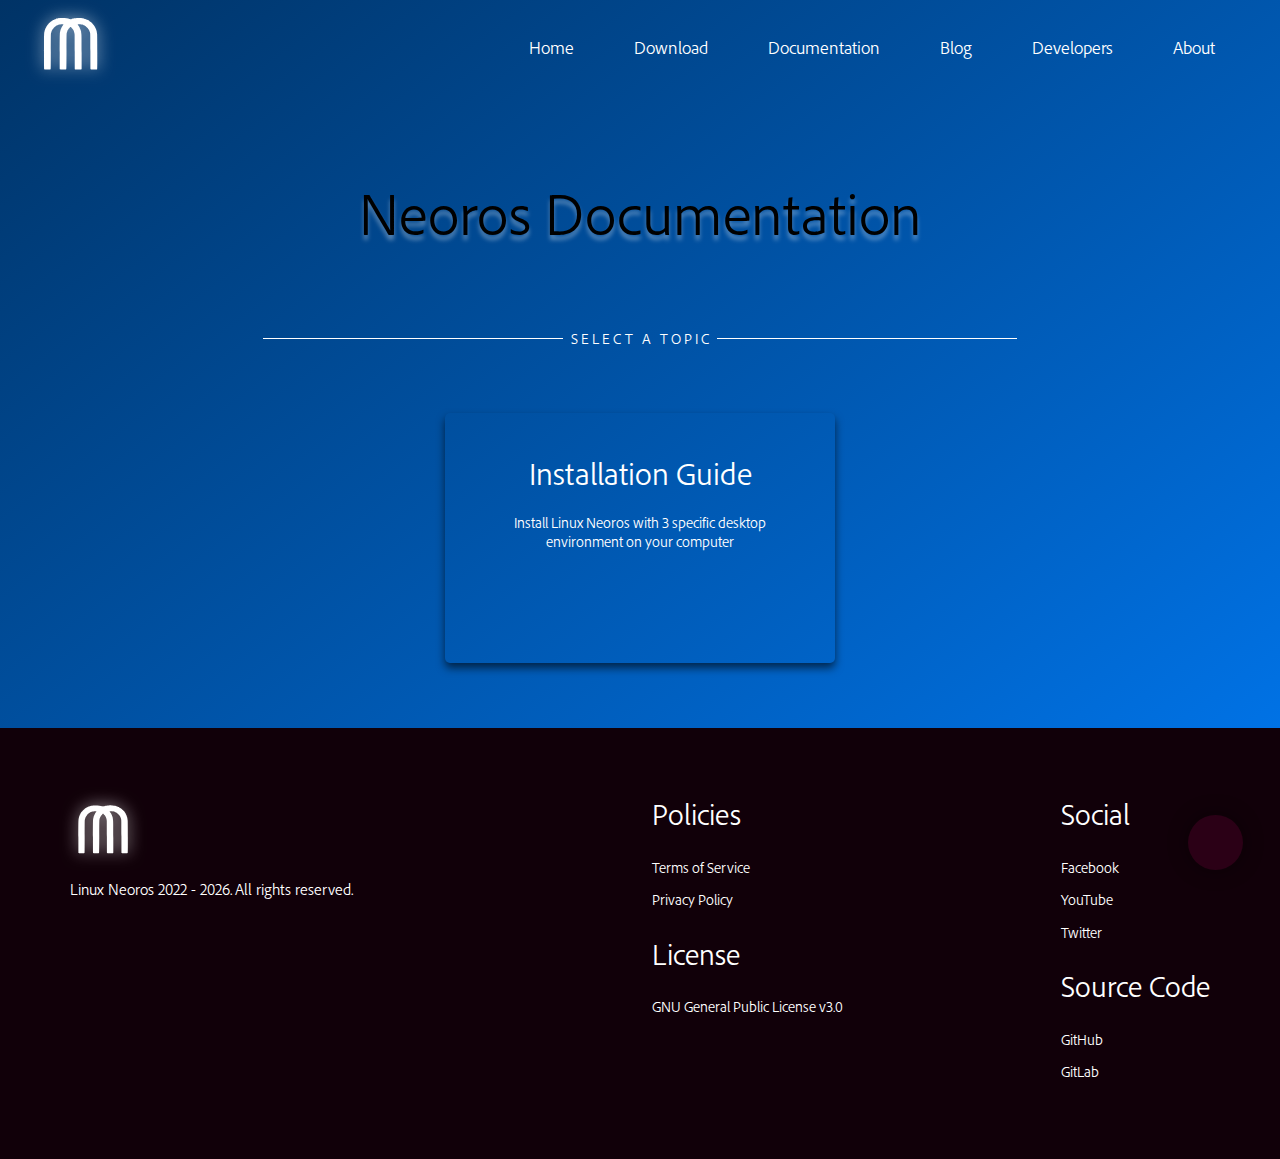
<file: docs/index.html>
<!DOCTYPE html>
<html lang='en'>
<head>
    <meta charset='utf-8'>
    <meta http-equiv='X-UA-Compatible' content='IE=edge'>
    <meta name='viewport' content='width=device-width, initial-scale=1.0'>
    <meta name='msapplication-TileColor' content='#2b0016'>
    <meta name='msapplication-TileImage' content='../favicon.ico/ms-icon-144x144.png'>
    <meta name='theme-color' content='#2b0016'>
    <title itemprop="name">Neoros Documentation</title>
    <meta itemprop="name" content="Neoros Documentation"></meta>
    <meta name="application-name" content="Neoros Documentation"></meta>
    <meta property="og:site_name" content="Linux Neoros">
    <meta property="og:title" content="Neoros Documentation">
    <meta itemprop="description" content="Neoros Documentation">
    <meta name="description" content="Neoros Documentation">
    <meta property="og:description" content="Neoros Documentation">
    <meta name="keywords" content="neoros,linux neoros,linuxneoros,arch-based distro,new distro linux,distro in 2022">
    <meta property="og:locale" content="en_US">
    <meta itemprop="image" content="../favicon.ico/android-icon-72x72.png">
    <meta property="og:image" content="../favicon.ico/android-icon-72x72.png">
    
    <link rel='icon' type='image/x-icon' href='../favicon.ico/favicon.ico'>
    <link rel='shortcut icon' type='image/x-icon' href='../favicon.ico/favicon.ico'>
    <link rel='apple-touch-icon' href='../favicon.ico/apple-icon-57x57.png'>
    <link rel='apple-touch-icon' sizes='60x60' href='../favicon.ico/apple-icon-60x60.png'>
    <link rel='apple-touch-icon' sizes='72x72' href='../favicon.ico/apple-icon-72x72.png'>
    <link rel='apple-touch-icon' sizes='76x76' href='../favicon.ico/apple-icon-76x76.png'>
    <link rel='apple-touch-icon' sizes='114x114' href='../favicon.ico/apple-icon-114x114.png'>
    <link rel='apple-touch-icon' sizes='120x120' href='../favicon.ico/apple-icon-120x120.png'>
    <link rel='apple-touch-icon' sizes='144x144' href='../favicon.ico/apple-icon-144x144.png'>
    <link rel='apple-touch-icon' sizes='152x152' href='../favicon.ico/apple-icon-152x152.png'>
    <link rel='apple-touch-icon' sizes='180x180' href='../favicon.ico/apple-icon-180x180.png'>
    <link rel='icon' type='image/png' sizes='16x16' href='../favicon.ico/favicon-16x16.png'>
    <link rel='icon' type='image/png' sizes='32x32' href='../favicon.ico/favicon-32x32.png'>
    <link rel='icon' type='image/png' sizes='96x96' href='../favicon.ico/favicon-96x96.png'>
    <link rel='icon' type='image/png' sizes='192x192' href='../favicon.ico/android-icon-192x192.png'>
    <link rel='manifest' href='../favicon.ico/manifest.json'>
    <link rel='stylesheet' href='../stylesheet/root.css'>
    <link rel='stylesheet' href='../stylesheet/index.css'>
    <link rel='stylesheet' href='../stylesheet/docs/index.css'>
    <script src="/script/kit-fontawesome.js" crossorigin="anonymous"></script>
</head>
<body>
    <div class="nr-toggle-theme" id="switch">
        <label for="nr-appearance-switcher" class="nr-switch is-dark-mode" id="nr-icons">
            <i class="fa-solid fa-moon"></i>
        </label>
    </div>
    <script type='text/javascript' src='/script/toggle-theme.js'></script>
    <div class='nr-banner-list' id='nr-list' style='z-index: 99;'>
        <ul class='nr-list'>
            <li>
                <a onclick="hideNavbarList();" href='/'>Home</a>
                <a onclick="hideNavbarList();" href='../#download'>Download</a>
                <a onclick="hideNavbarList();" href='../docs/'>Documentation</a>
                <a onclick="hideNavbarList();" href='../blog/'>Blog</a>
                <a onclick="hideNavbarList();" href='../developer/'>Developers</a>
                <a onclick="hideNavbarList();" href='../about/'>About</a>
            </li>
        </ul>
        <div class='nr-logo-list'>
            <img class='nr-navbar-icon' src='../image/logo-white.svg' width='30' height='30'>
        </div>
    </div>
        <header class='nr-header'>
            <nav class='nr-navbar'>
                <div class='nr-flex'>
                    <a href="/">
                        <img class='nr-navbar-icon' src='../image/logo-white.svg' width='70' height='70'>
                    </a>
                    <ul class="nr-navigator">
                        <li class="nr-navigator-list">
                            <a href="/">Home</a>
                            <a href="../#download">Download</a>
                            <a href="../docs/">Documentation</a>
                            <a href="../blog/">Blog</a>
                            <a href="../developer/">Developers</a>
                            <a href="../about/">About</a>
                        </li>
                    </ul>
                    <button class='nr-navbar-button' id='nr-navbar-list-button'>
                        <div class='nr-navbar-button-inner'>
                            <div></div>
                            <div></div>
                            <div></div>
                        </div>
                    </button>
                </div>
            </nav>
            <div class="nr-header-wrapper">
                <div class="nr-banner">
                    <p>Neoros Documentation</p>
                </div>
                <div class="nr-banner-selection">
                    <div class="nr-horizontial-line"></div>
                    <p class="nr-banner-selection-text">Select a topic</p>
                    <div class="nr-horizontial-line"></div>
                </div>
                <nav class="nr-navbar-list">
                    <div class="nr-navbar-list-inner">
                        <a href="./installation-guide/">
                            <div class="nr-list-card">
                                <h1 class="nr-list-card-title">Installation Guide</h1>
                                <p class="nr-list-card-description">Install Linux Neoros with 3 specific desktop environment on your computer</p>
                            </div>
                        </a>
                    </div>
                </nav>
            </div>
        </header>
        <script type='text/javascript' src='../script/root.js'></script>

        <div class="nr-footer">
            <div class="nr-footer-container">
                <img src="../image/logo-white.svg" width="65px" height="65px" style="margin-bottom: 10px;">
                <div>
                    <span>Linux Neoros 2022 - </span>
                    <span id="current-year"></span>
                    <span> All rights reserved.</span>
                </div>
            </div>
            <div class="nr-footer-container">
                <h1>Policies</h1>
                <a href="../terms-of-service/">Terms of Service</a>
                <a href="../privacy-policy/">Privacy Policy</a>
                <h1>License</h1>
                <a href="https://www.gnu.org/licenses/gpl-3.0.html">GNU General Public License v3.0</a>
            </div>
            <div class="nr-footer-container">
                <h1>Social</h1>
                <a href="https://www.facebook.com/LinuxNeoros/">Facebook</a>
                <a href="https://www.youtube.com/channel/UCGP965JMe01zJ9mUvubHTqQ">YouTube</a>
                <a href="https://twitter.com/LinuxNeoros">Twitter</a>
                <h1>Source Code</h1>
                <a href="https://github.com/gnulinux-neoros">GitHub</a>
                <a href="https://gitlab.com/neoros">GitLab</a>
            </div>
            <script type="text/javascript" src="../script/current-year.js"></script>
        </div>
</body>
</html>
</file>
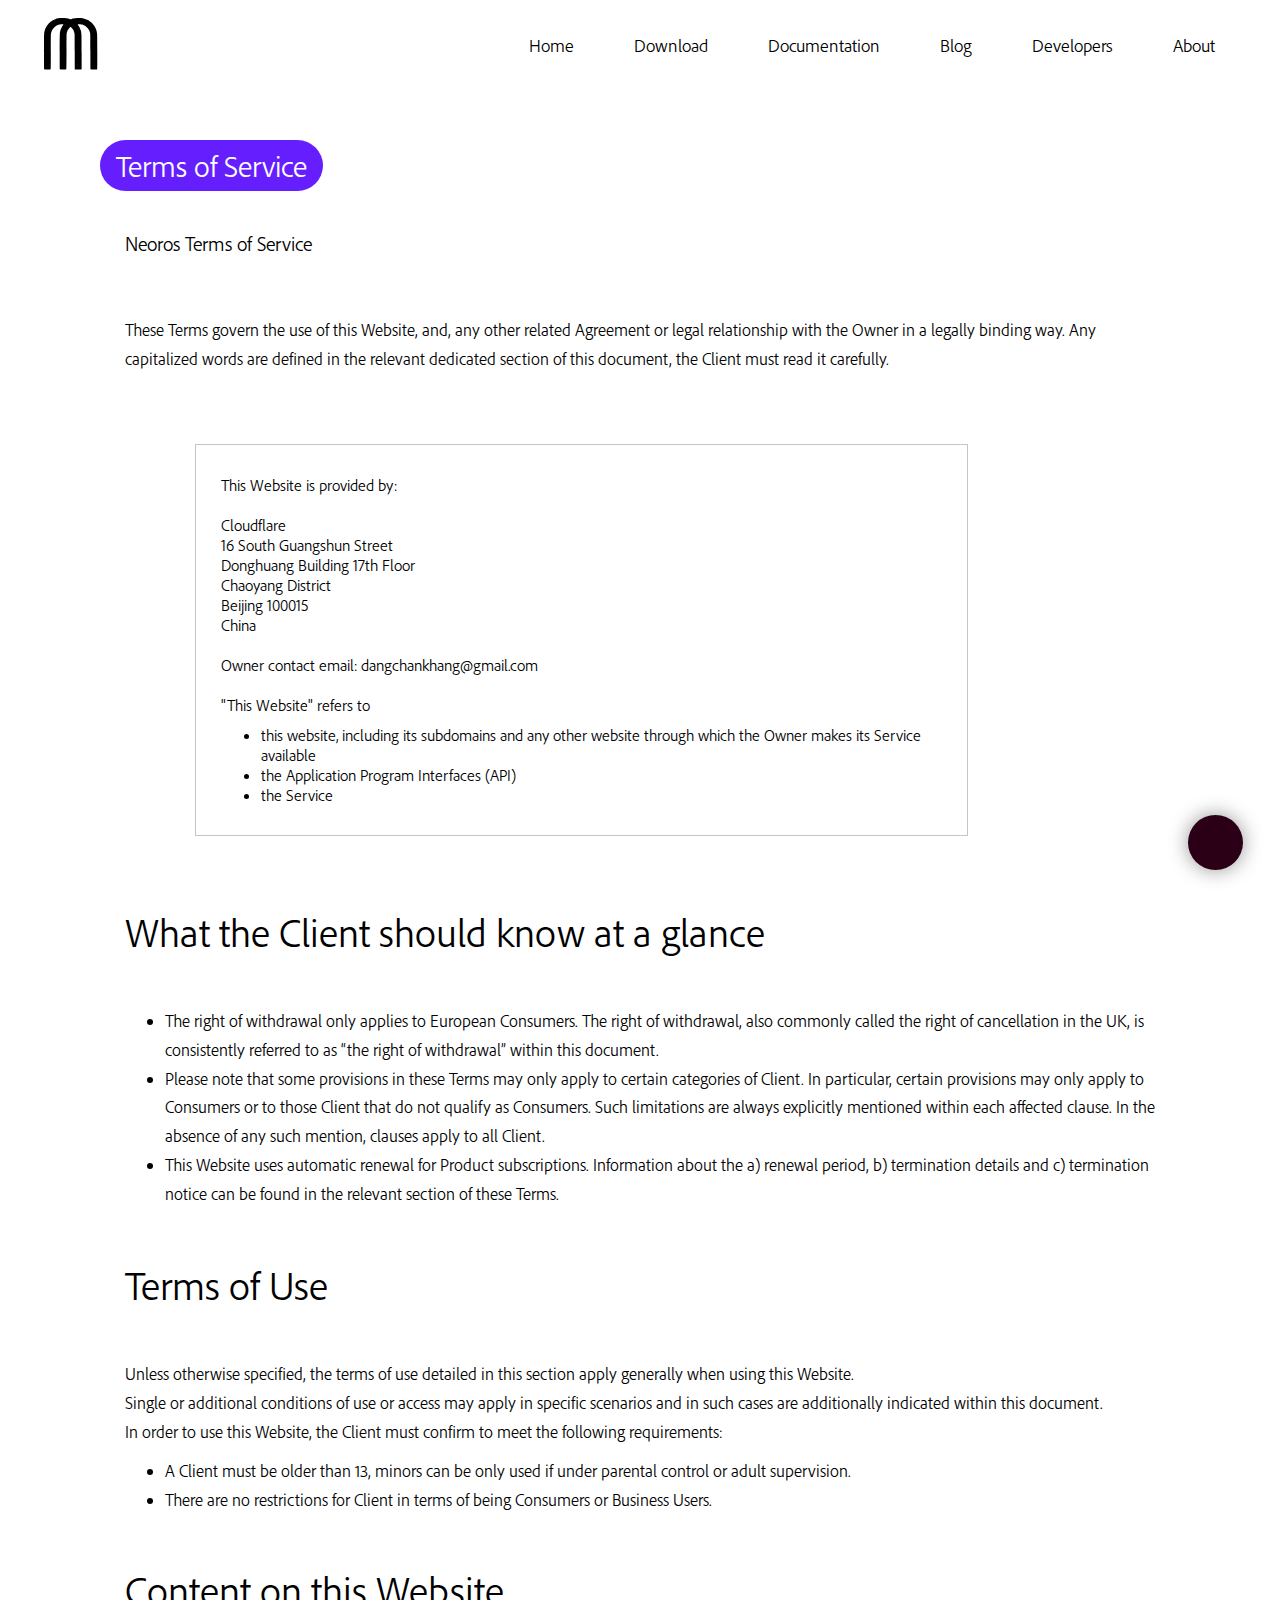
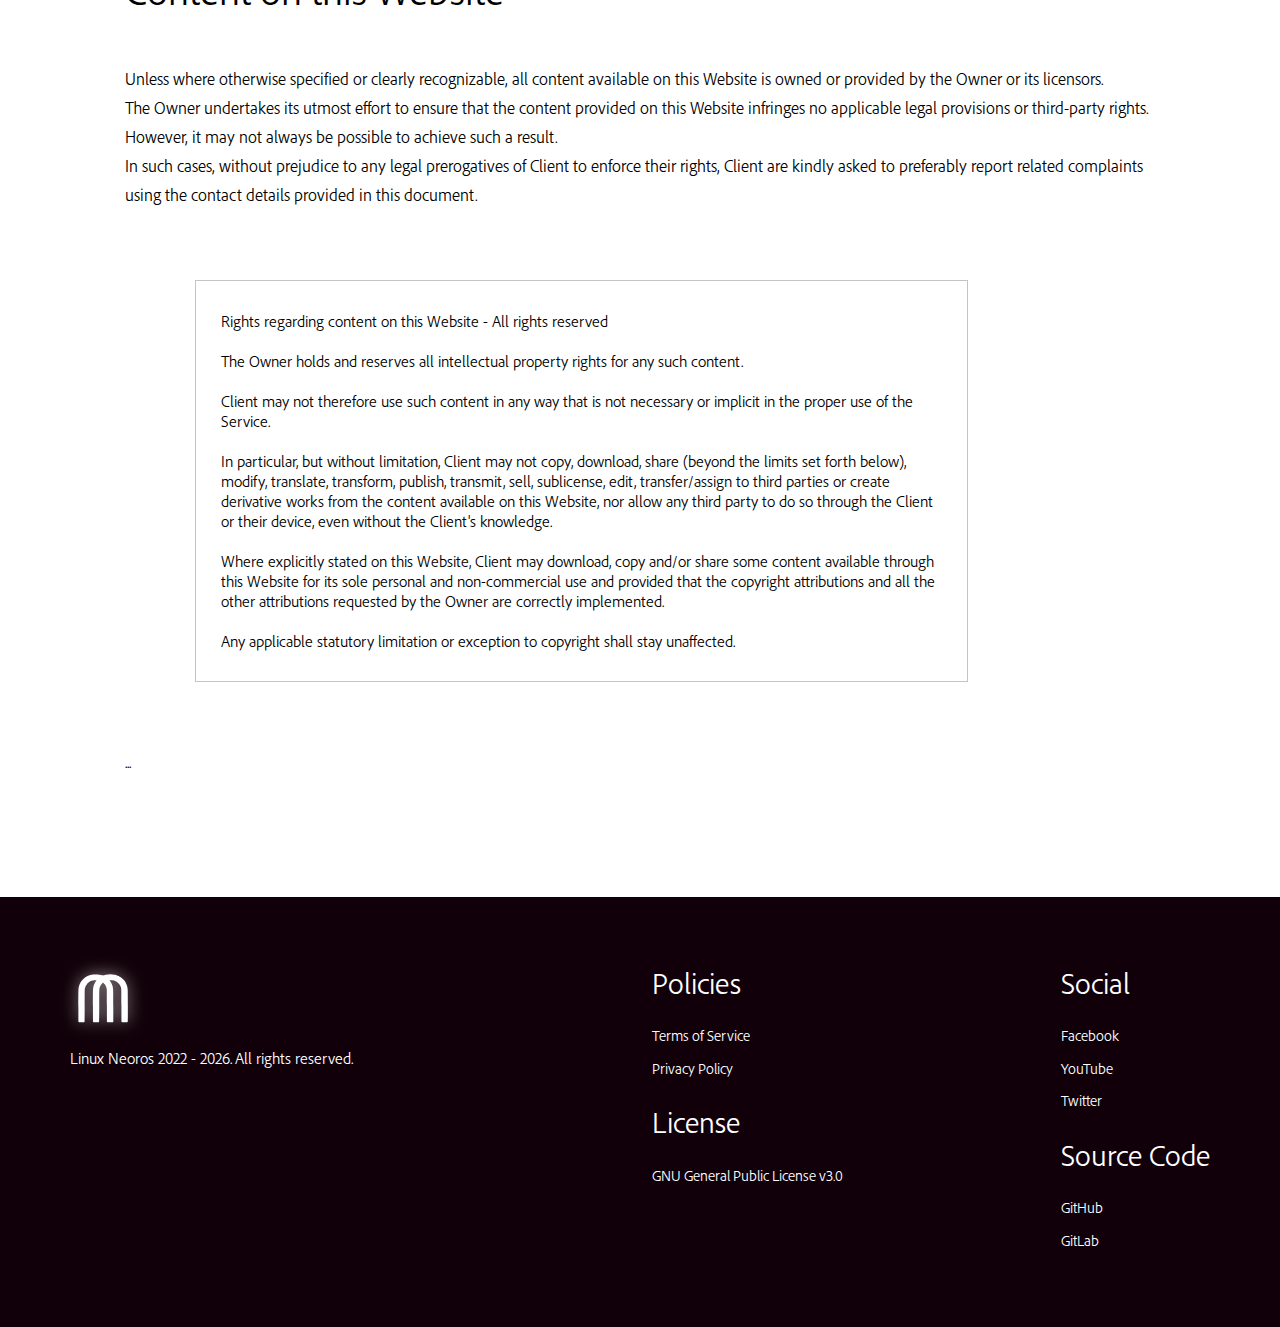
<file: terms-of-service/index.html>
<!DOCTYPE html>
<html lang='en'>
<head>
    <meta charset='utf-8'>
    <meta http-equiv='X-UA-Compatible' content='IE=edge'>
    <meta name='viewport' content='width=device-width, initial-scale=1.0'>
    <meta name='msapplication-TileColor' content='#2b0016'>
    <meta name='msapplication-TileImage' content='../favicon.ico/ms-icon-144x144.png'>
    <meta name='theme-color' content='#2b0016'>
    <title itemprop="name">Terms of Service - Linux Neoros</title>
    <meta itemprop="name" content="Terms of Service - Linux Neoros"></meta>
    <meta name="application-name" content="Terms of Service - Linux Neoros"></meta>
    <meta property="og:site_name" content="Linux Neoros">
    <meta property="og:title" content="Terms of Service - Linux Neoros">
    <meta itemprop="description" content="Terms of Service - Linux Neoros">
    <meta name="description" content="Terms of Service - Linux Neoros">
    <meta property="og:description" content="Terms of Service - Linux Neoros">
    <meta name="keywords" content="neoros,linux neoros,linuxneoros,arch-based distro,new distro linux,distro in 2022">
    <meta property="og:locale" content="en_US">
    <meta itemprop="image" content="../favicon.ico/android-icon-72x72.png">
    <meta property="og:image" content="../favicon.ico/android-icon-72x72.png">
    
    <link rel='icon' type='image/x-icon' href='../favicon.ico/favicon.ico'>
    <link rel='shortcut icon' type='image/x-icon' href='../favicon.ico/favicon.ico'>
    <link rel='apple-touch-icon' href='../favicon.ico/apple-icon-57x57.png'>
    <link rel='apple-touch-icon' sizes='60x60' href='../favicon.ico/apple-icon-60x60.png'>
    <link rel='apple-touch-icon' sizes='72x72' href='../favicon.ico/apple-icon-72x72.png'>
    <link rel='apple-touch-icon' sizes='76x76' href='../favicon.ico/apple-icon-76x76.png'>
    <link rel='apple-touch-icon' sizes='114x114' href='../favicon.ico/apple-icon-114x114.png'>
    <link rel='apple-touch-icon' sizes='120x120' href='../favicon.ico/apple-icon-120x120.png'>
    <link rel='apple-touch-icon' sizes='144x144' href='../favicon.ico/apple-icon-144x144.png'>
    <link rel='apple-touch-icon' sizes='152x152' href='../favicon.ico/apple-icon-152x152.png'>
    <link rel='apple-touch-icon' sizes='180x180' href='../favicon.ico/apple-icon-180x180.png'>
    <link rel='icon' type='image/png' sizes='16x16' href='../favicon.ico/favicon-16x16.png'>
    <link rel='icon' type='image/png' sizes='32x32' href='../favicon.ico/favicon-32x32.png'>
    <link rel='icon' type='image/png' sizes='96x96' href='../favicon.ico/favicon-96x96.png'>
    <link rel='icon' type='image/png' sizes='192x192' href='../favicon.ico/android-icon-192x192.png'>
    <link rel='manifest' href='../favicon.ico/manifest.json'>
    <link rel='stylesheet' href='../stylesheet/root.css'>
    <link rel='stylesheet' href='../stylesheet/index.css'>
    <link rel='stylesheet' href='../stylesheet/terms-of-service/index.css'>
    <script src="/script/kit-fontawesome.js" crossorigin="anonymous"></script>
</head>
<body>
    <div class="nr-toggle-theme" id="switch">
        <label for="nr-appearance-switcher" class="nr-switch is-dark-mode" id="nr-icons">
            <i class="fa-solid fa-moon"></i>
        </label>
    </div>
    <script type='text/javascript' src='/script/toggle-theme.js'></script>
    <div class='nr-banner-list' id='nr-list' style='z-index: 99;'>
        <ul class='nr-list'>
            <li>
                <a onclick="hideNavbarList();" href='/'>Home</a>
                <a onclick="hideNavbarList();" href='../#download'>Download</a>
                <a onclick="hideNavbarList();" href='../docs/'>Documentation</a>
                <a onclick="hideNavbarList();" href='../blog/'>Blog</a>
                <a onclick="hideNavbarList();" href='../developer/'>Developers</a>
                <a onclick="hideNavbarList();" href='../about/'>About</a>
            </li>
        </ul>
        <div class='nr-logo-list'>
            <img class='nr-navbar-icon' src='../image/logo.svg' width='30' height='30'>
        </div>
    </div>
        <header class='nr-header'>
            <nav class='nr-navbar'>
                <div class='nr-flex'>
                    <a href="/">
                        <img class='nr-navbar-icon not-has-dark-mode' src='../image/logo.svg' width='70' height='70'>
                        <img class='nr-navbar-icon has-dark-mode' src='../image/logo-white.svg' width='70' height='70'>
                    </a>
                    <ul class="nr-navigator">
                        <li class="nr-navigator-list">
                            <a href="/">Home</a>
                            <a href="../#download">Download</a>
                            <a href="../docs/">Documentation</a>
                            <a href="../blog/">Blog</a>
                            <a href="../developer/">Developers</a>
                            <a href="../about/">About</a>
                        </li>
                    </ul>
                    <button class='nr-navbar-button' id='nr-navbar-list-button'>
                        <div class='nr-navbar-button-inner'>
                            <div></div>
                            <div></div>
                            <div></div>
                        </div>
                    </button>
                </div>
            </nav>
        </header>
        <script type='text/javascript' src='../script/root.js'></script>
    <section class='nr-section'>
        <div class="nr-contents">
            <p class="nr-contents-header" style="margin-top: 0px;">Terms of Service</p>
            <div class="nr-contents">
                <p class="nr-terms-header">Neoros Terms of Service</p>
                <div class="nr-terms">
                    <p class="nr-description">
                        These Terms govern the use of this Website, and, any other related Agreement or legal relationship with the Owner in a legally binding way. Any capitalized words are defined in the relevant dedicated section of this document, the Client must read it carefully.
                    </p>
                    <div class="nr-documents">
                        <p>This Website is provided by:</p>
                        <br>
                        <p>Cloudflare</p>
                        <p>16 South Guangshun Street</p>
                        <p>Donghuang Building 17th Floor</p>
                        <p>Chaoyang District</p>
                        <p>Beijing 100015</p>
                        <p>China</p>
                        <br>
                        <p><b>Owner contact email:</b> dangchankhang@gmail.com</p>
                        <br>
                        <p>"This Website" refers to</p>
                        <ul>
                            <li>this website, including its subdomains and any other website through which the Owner makes its Service available</li>
                            <li>the Application Program Interfaces (API)</li>
                            <li>the Service</li>
                        </ul>
                    </div>
                    <p class="nr-header">What the Client should know at a glance</p>
                    <ul class="nr-description">
                        <li>The right of withdrawal only applies to European Consumers. The right of withdrawal, also commonly called the right of cancellation in the UK, is consistently referred to as “the right of withdrawal” within this document.</li>
                        <li>Please note that some provisions in these Terms may only apply to certain categories of Client. In particular, certain provisions may only apply to Consumers or to those Client that do not qualify as Consumers. Such limitations are always explicitly mentioned within each affected clause. In the absence of any such mention, clauses apply to all Client.</li>
                        <li>This Website uses automatic renewal for Product subscriptions. Information about the a) renewal period, b) termination details and c) termination notice can be found in the relevant section of these Terms.</li>
                    </ul>
                    <p class="nr-header">Terms of Use</p>
                    <p class="nr-description">
                        Unless otherwise specified, the terms of use detailed in this section apply generally when using this Website.
                        <br>
                        Single or additional conditions of use or access may apply in specific scenarios and in such cases are additionally indicated within this document.
                        <br>
                        In order to use this Website, the Client must confirm to meet the following requirements:
                    </p>
                    <ul class="nr-description">
                        <li>A Client must be older than 13, minors can be only used if under parental control or adult supervision.</li>
                        <li>There are no restrictions for Client in terms of being Consumers or Business Users.</li>
                    </ul>
                    <p class="nr-header">Content on this Website</p>
                    <p class="nr-description">
                        Unless where otherwise specified or clearly recognizable, all content available on this Website is owned or provided by the Owner or its licensors.
                        <br>
                        The Owner undertakes its utmost effort to ensure that the content provided on this Website infringes no applicable legal provisions or third-party rights. However, it may not always be possible to achieve such a result.
                        <br>
                        In such cases, without prejudice to any legal prerogatives of Client to enforce their rights, Client are kindly asked to preferably report related complaints using the contact details provided in this document.
                    </p>
                    <div class="nr-documents">
                        <p><b>Rights regarding content on this Website - All rights reserved</b></p>
                        <br>
                        <p>The Owner holds and reserves all intellectual property rights for any such content.</p>
                        <br>
                        <p>Client may not therefore use such content in any way that is not necessary or implicit in the proper use of the Service.</p>
                        <br>
                        <p>In particular, but without limitation, Client may not copy, download, share (beyond the limits set forth below), modify, translate, transform, publish, transmit, sell, sublicense, edit, transfer/assign to third parties or create derivative works from the content available on this Website, nor allow any third party to do so through the Client or their device, even without the Client's knowledge.</p>
                        <br>
                        <p>Where explicitly stated on this Website, Client may download, copy and/or share some content available through this Website for its sole personal and non-commercial use and provided that the copyright attributions and all the other attributions requested by the Owner are correctly implemented.</p>
                        <br>
                        <p>Any applicable statutory limitation or exception to copyright shall stay unaffected.</p>
                    </div>
                    ...
                </div>
            </div>
        </div>
    </section>
    <div class="nr-footer">
        <div class="nr-footer-container">
            <img src="../image/logo-white.svg" width="65px" height="65px" style="margin-bottom: 10px;">
            <div>
                <span>Linux Neoros 2022 - </span>
                <span id="current-year"></span>
                <span> All rights reserved.</span>
            </div>
        </div>
        <div class="nr-footer-container">
            <h1>Policies</h1>
            <a href="../terms-of-service/">Terms of Service</a>
            <a href="../privacy-policy/">Privacy Policy</a>
            <h1>License</h1>
            <a href="https://www.gnu.org/licenses/gpl-3.0.html">GNU General Public License v3.0</a>
        </div>
        <div class="nr-footer-container">
            <h1>Social</h1>
            <a href="https://www.facebook.com/LinuxNeoros/">Facebook</a>
            <a href="https://www.youtube.com/channel/UCGP965JMe01zJ9mUvubHTqQ">YouTube</a>
            <a href="https://twitter.com/LinuxNeoros">Twitter</a>
            <h1>Source Code</h1>
            <a href="https://github.com/gnulinux-neoros">GitHub</a>
            <a href="https://gitlab.com/neoros">GitLab</a>
        </div>
        <script type="text/javascript" src="../script/current-year.js"></script>
    </div>
</body>
</html>
</file>
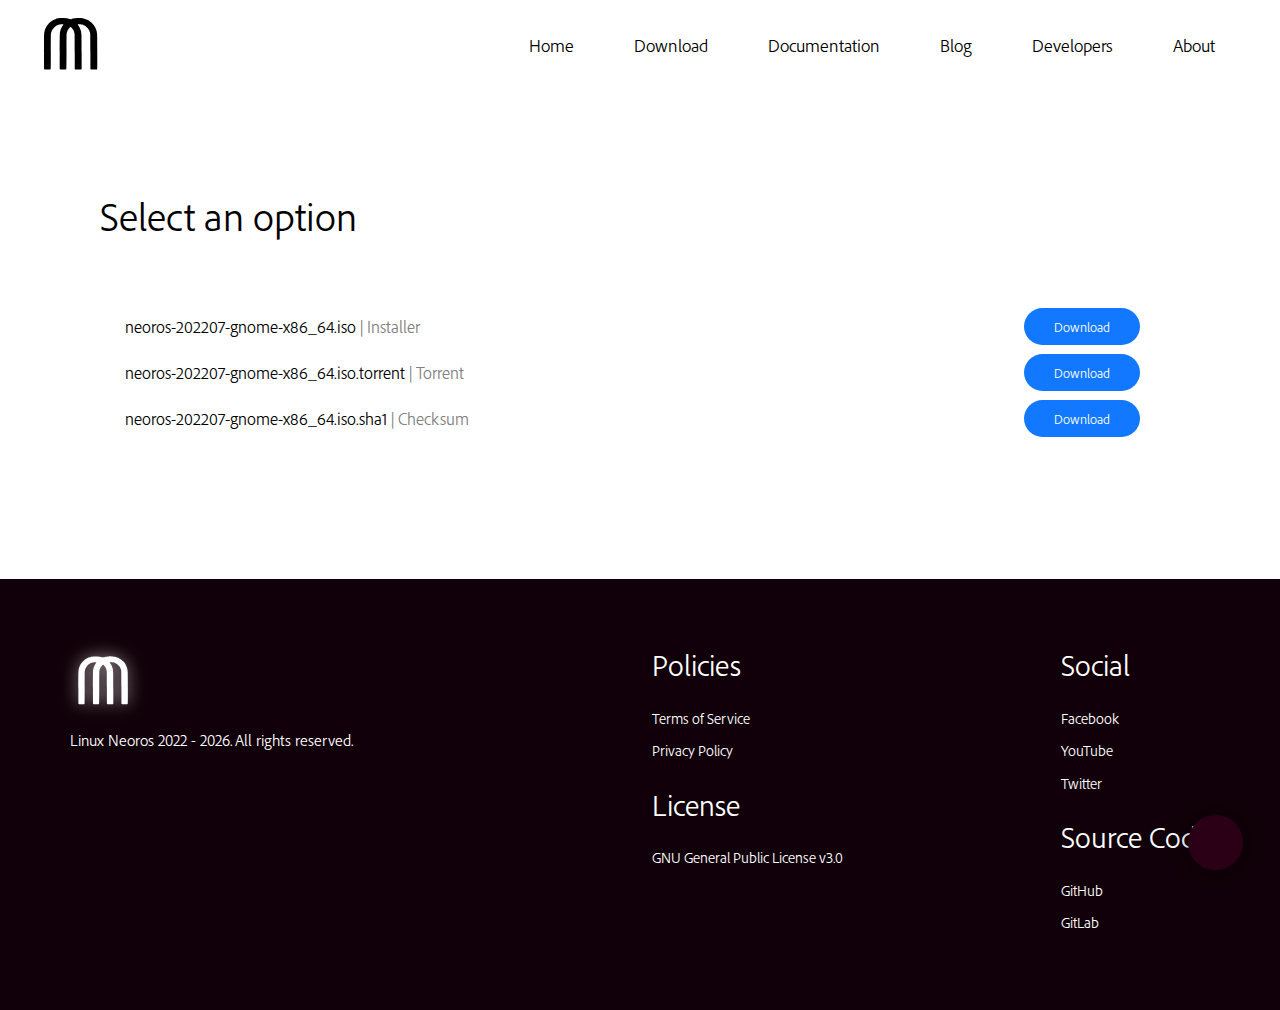
<file: download/neoros-gnome/index.html>
<!DOCTYPE html>
<html lang='en'>
<head>
    <meta charset='utf-8'>
    <meta http-equiv='X-UA-Compatible' content='IE=edge'>
    <meta name='viewport' content='width=device-width, initial-scale=1.0'>
    <meta name='msapplication-TileColor' content='#2b0016'>
    <meta name='msapplication-TileImage' content='../../favicon.ico/ms-icon-144x144.png'>
    <meta name='theme-color' content='#2b0016'>
    <title itemprop="name">Download Neoros GNOME | Linux Neoros Download</title>
    <meta itemprop="name" content="Download Neoros GNOME | Linux Neoros Download"></meta>
    <meta name="application-name" content="Download Neoros GNOME | Linux Neoros Download"></meta>
    <meta property="og:site_name" content="Linux Neoros">
    <meta property="og:title" content="Download Neoros GNOME | Linux Neoros Download">
    <meta itemprop="description" content="Explore Linux Neoros with GNOME desktop environment now.">
    <meta name="description" content="Explore Linux Neoros with GNOME desktop environment now.">
    <meta property="og:description" content="Explore Linux Neoros with GNOME desktop environment now.">
    <meta name="keywords" content="neoros,linux neoros,linuxneoros,arch-based distro,new distro linux,distro in 2022">
    <meta property="og:locale" content="en_US">
    <meta itemprop="image" content="../../favicon.ico/android-icon-72x72.png">
    <meta property="og:image" content="../../favicon.ico/android-icon-72x72.png">
    
    <link rel='icon' type='image/x-icon' href='../../favicon.ico/favicon.ico'>
    <link rel='shortcut icon' type='image/x-icon' href='../../favicon.ico/favicon.ico'>
    <link rel='apple-touch-icon' href='../../favicon.ico/apple-icon-57x57.png'>
    <link rel='apple-touch-icon' sizes='60x60' href='../../favicon.ico/apple-icon-60x60.png'>
    <link rel='apple-touch-icon' sizes='72x72' href='../../favicon.ico/apple-icon-72x72.png'>
    <link rel='apple-touch-icon' sizes='76x76' href='../../favicon.ico/apple-icon-76x76.png'>
    <link rel='apple-touch-icon' sizes='114x114' href='../../favicon.ico/apple-icon-114x114.png'>
    <link rel='apple-touch-icon' sizes='120x120' href='../../favicon.ico/apple-icon-120x120.png'>
    <link rel='apple-touch-icon' sizes='144x144' href='../../favicon.ico/apple-icon-144x144.png'>
    <link rel='apple-touch-icon' sizes='152x152' href='../../favicon.ico/apple-icon-152x152.png'>
    <link rel='apple-touch-icon' sizes='180x180' href='../../favicon.ico/apple-icon-180x180.png'>
    <link rel='icon' type='image/png' sizes='16x16' href='../../favicon.ico/favicon-16x16.png'>
    <link rel='icon' type='image/png' sizes='32x32' href='../../favicon.ico/favicon-32x32.png'>
    <link rel='icon' type='image/png' sizes='96x96' href='../../favicon.ico/favicon-96x96.png'>
    <link rel='icon' type='image/png' sizes='192x192' href='../../favicon.ico/android-icon-192x192.png'>
    <link rel='manifest' href='../../favicon.ico/manifest.json'>
    <link rel='stylesheet' href='../../stylesheet/root.css'>
    <link rel='stylesheet' href='../../stylesheet/index.css'>
    <link rel='stylesheet' href='../../stylesheet/download/index.css'>
    <script src="/script/kit-fontawesome.js" crossorigin="anonymous"></script>
</head>
<body>
    <div class="nr-toggle-theme" id="switch">
        <label for="nr-appearance-switcher" class="nr-switch is-dark-mode" id="nr-icons">
            <i class="fa-solid fa-moon"></i>
        </label>
    </div>
    <script type='text/javascript' src='/script/toggle-theme.js'></script>
    <div class='nr-banner-list' id='nr-list' style='z-index: 99;'>
        <ul class='nr-list'>
            <li>
                <a onclick="hideNavbarList();" href='/'>Home</a>
                <a onclick="hideNavbarList();" href='../../#download'>Download</a>
                <a onclick="hideNavbarList();" href='../../docs/'>Documentation</a>
                <a onclick="hideNavbarList();" href='../../blog/'>Blog</a>
                <a onclick="hideNavbarList();" href='../../developer/'>Developers</a>
                <a onclick="hideNavbarList();" href='../../about/'>About</a>
            </li>
        </ul>
        <div class='nr-logo-list'>
            <img class='nr-navbar-icon not-has-dark-mode' src='../../image/logo.svg' width='30' height='30'>
            <img class='nr-navbar-icon has-dark-mode' src='../../image/logo-white.svg' width='30' height='30'>
        </div>
    </div>
        <header class='nr-header'>
            <nav class='nr-navbar'>
                <div class='nr-flex'>
                    <a href="/">
                        <img id="nr-navbar-icon" class='nr-navbar-icon not-has-dark-mode' src='../../image/logo.svg' width='70' height='70'>
                        <img id="nr-navbar-icon" class='nr-navbar-icon has-dark-mode' src='../../image/logo-white.svg' width='70' height='70'>
                    </a>
                    <ul class="nr-navigator">
                        <li class="nr-navigator-list">
                            <a href="/">Home</a>
                            <a href="../../#download">Download</a>
                            <a href="../../docs/">Documentation</a>
                            <a href="../../blog/">Blog</a>
                            <a href="../../developer/">Developers</a>
                            <a href="../../about/">About</a>
                        </li>
                    </ul>
                    <button class='nr-navbar-button' id='nr-navbar-list-button'>
                        <div class='nr-navbar-button-inner'>
                            <div></div>
                            <div></div>
                            <div></div>
                        </div>
                    </button>
                </div>
            </nav>
        </header>
        <script type='text/javascript' src='../../script/root.js'></script>
    <section class='nr-section'>
        <div class="nr-option">
            <p class="nr-option-header" style="margin-top: 0px;">Select an option</p>
            <div class="nr-options">
                <div class="nr-options-inner">
                    <div class="nr-options-name">
                        <span>neoros-202207-gnome-x86_64.iso</span>
                        <span class="nr-text-grey">|</span>
                        <span class="nr-text-grey">Installer</span>
                    </div>
                    <div>
                        <a href="../../404/" class="nr-download-button">Download</a>
                    </div>
                </div>
                <div class="nr-options-inner">
                    <div class="nr-options-name">
                        <span>neoros-202207-gnome-x86_64.iso.torrent</span>
                        <span class="nr-text-grey">|</span>
                        <span class="nr-text-grey">Torrent</span>
                    </div>
                    <div>
                        <a href="../../404/" class="nr-download-button">Download</a>
                    </div>
                </div>
                <div class="nr-options-inner">
                    <div class="nr-options-name">
                        <span>neoros-202207-gnome-x86_64.iso.sha1</span>
                        <span class="nr-text-grey">|</span>
                        <span class="nr-text-grey">Checksum</span>
                    </div>
                    <div>
                        <a href="../../404/" class="nr-download-button">Download</a>
                    </div>
                </div>
            </div>
        </div>
    </section>
    <div class="nr-footer">
        <div class="nr-footer-container">
            <img src="../../image/logo-white.svg" width="65px" height="65px" style="margin-bottom: 10px;">
            <div>
                <span>Linux Neoros 2022 - </span>
                <span id="current-year"></span>
                <span> All rights reserved.</span>
            </div>
        </div>
        <div class="nr-footer-container">
            <h1>Policies</h1>
            <a href="../../terms-of-service/">Terms of Service</a>
            <a href="../../privacy-policy/">Privacy Policy</a>
            <h1>License</h1>
            <a href="https://www.gnu.org/licenses/gpl-3.0.html">GNU General Public License v3.0</a>
        </div>
        <div class="nr-footer-container">
            <h1>Social</h1>
            <a href="https://www.facebook.com/LinuxNeoros/">Facebook</a>
            <a href="https://www.youtube.com/channel/UCGP965JMe01zJ9mUvubHTqQ">YouTube</a>
            <a href="https://twitter.com/LinuxNeoros">Twitter</a>
            <h1>Source Code</h1>
            <a href="https://github.com/gnulinux-neoros">GitHub</a>
            <a href="https://gitlab.com/neoros">GitLab</a>
        </div>
        <script type="text/javascript" src="../../script/current-year.js"></script>
    </div>
</body>
</html>
</file>
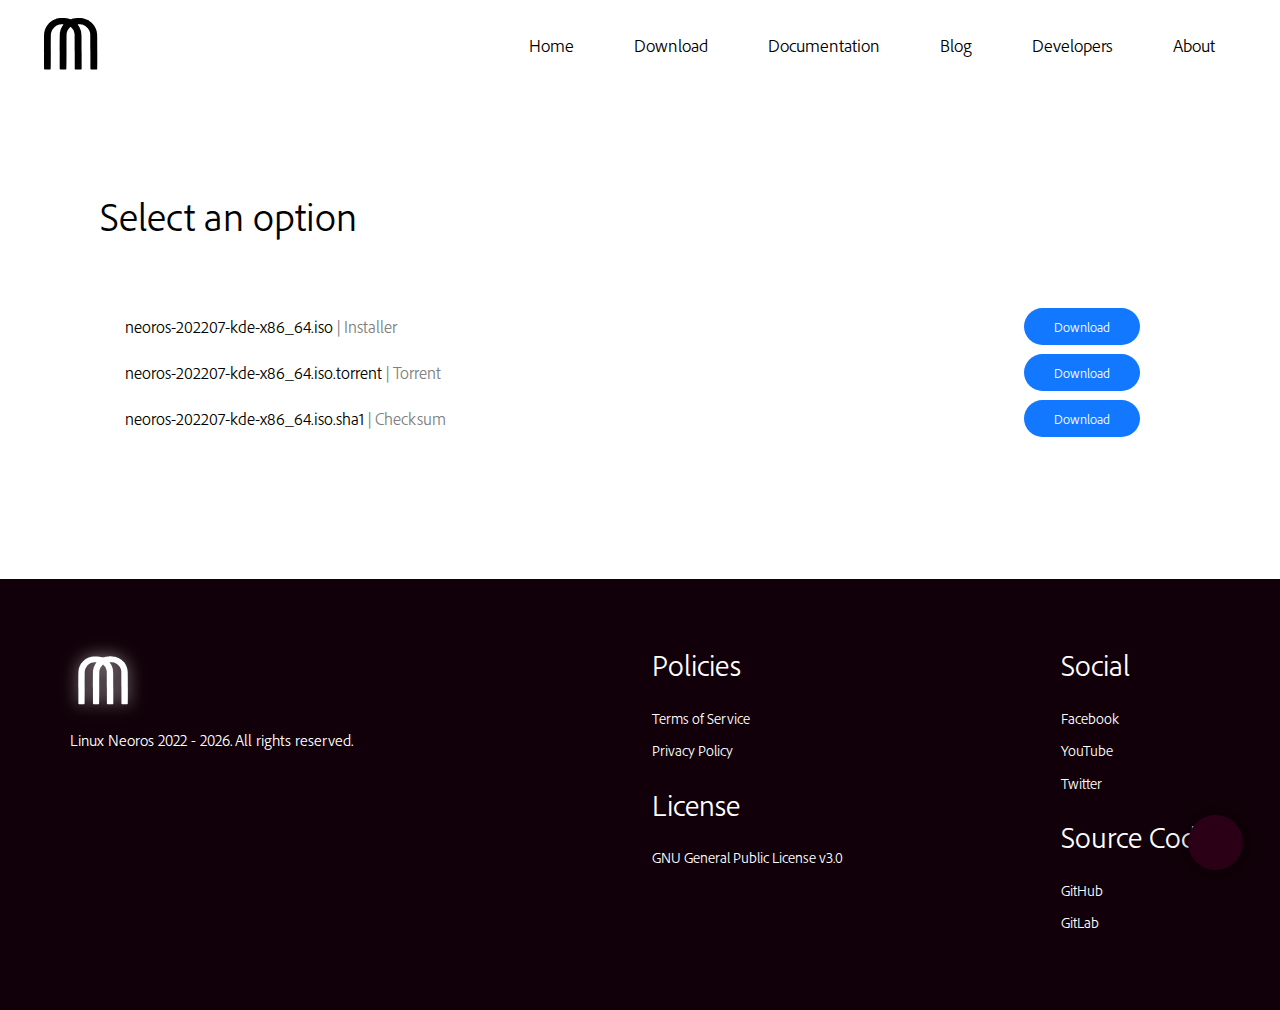
<file: download/neoros-kde/index.html>
<!DOCTYPE html>
<html lang='en'>
<head>
    <meta charset='utf-8'>
    <meta http-equiv='X-UA-Compatible' content='IE=edge'>
    <meta name='viewport' content='width=device-width, initial-scale=1.0'>
    <meta name='msapplication-TileColor' content='#2b0016'>
    <meta name='msapplication-TileImage' content='../../favicon.ico/ms-icon-144x144.png'>
    <meta name='theme-color' content='#2b0016'>
    <title itemprop="name">Download Neoros KDE | Linux Neoros Download</title>
    <meta itemprop="name" content="Download Neoros KDE | Linux Neoros Download"></meta>
    <meta name="application-name" content="Download Neoros KDE | Linux Neoros Download"></meta>
    <meta property="og:site_name" content="Linux Neoros">
    <meta property="og:title" content="Download Neoros KDE | Linux Neoros Download">
    <meta itemprop="description" content="Explore Linux Neoros with KDE desktop environment now.">
    <meta name="description" content="Explore Linux Neoros with KDE desktop environment now.">
    <meta property="og:description" content="Explore Linux Neoros with KDE desktop environment now.">
    <meta name="keywords" content="neoros,linux neoros,linuxneoros,arch-based distro,new distro linux,distro in 2022">
    <meta property="og:locale" content="en_US">
    <meta itemprop="image" content="../../favicon.ico/android-icon-72x72.png">
    <meta property="og:image" content="../../favicon.ico/android-icon-72x72.png">
    
    <link rel='icon' type='image/x-icon' href='../../favicon.ico/favicon.ico'>
    <link rel='shortcut icon' type='image/x-icon' href='../../favicon.ico/favicon.ico'>
    <link rel='apple-touch-icon' href='../../favicon.ico/apple-icon-57x57.png'>
    <link rel='apple-touch-icon' sizes='60x60' href='../../favicon.ico/apple-icon-60x60.png'>
    <link rel='apple-touch-icon' sizes='72x72' href='../../favicon.ico/apple-icon-72x72.png'>
    <link rel='apple-touch-icon' sizes='76x76' href='../../favicon.ico/apple-icon-76x76.png'>
    <link rel='apple-touch-icon' sizes='114x114' href='../../favicon.ico/apple-icon-114x114.png'>
    <link rel='apple-touch-icon' sizes='120x120' href='../../favicon.ico/apple-icon-120x120.png'>
    <link rel='apple-touch-icon' sizes='144x144' href='../../favicon.ico/apple-icon-144x144.png'>
    <link rel='apple-touch-icon' sizes='152x152' href='../../favicon.ico/apple-icon-152x152.png'>
    <link rel='apple-touch-icon' sizes='180x180' href='../../favicon.ico/apple-icon-180x180.png'>
    <link rel='icon' type='image/png' sizes='16x16' href='../../favicon.ico/favicon-16x16.png'>
    <link rel='icon' type='image/png' sizes='32x32' href='../../favicon.ico/favicon-32x32.png'>
    <link rel='icon' type='image/png' sizes='96x96' href='../../favicon.ico/favicon-96x96.png'>
    <link rel='icon' type='image/png' sizes='192x192' href='../../favicon.ico/android-icon-192x192.png'>
    <link rel='manifest' href='../../favicon.ico/manifest.json'>
    <link rel='stylesheet' href='../../stylesheet/root.css'>
    <link rel='stylesheet' href='../../stylesheet/index.css'>
    <link rel='stylesheet' href='../../stylesheet/download/index.css'>
    <script src="/script/kit-fontawesome.js" crossorigin="anonymous"></script>
</head>
<body>
    <div class="nr-toggle-theme" id="switch">
        <label for="nr-appearance-switcher" class="nr-switch is-dark-mode" id="nr-icons">
            <i class="fa-solid fa-moon"></i>
        </label>
    </div>
    <script type='text/javascript' src='/script/toggle-theme.js'></script>
    <div class='nr-banner-list' id='nr-list' style='z-index: 99;'>
        <ul class='nr-list'>
            <li>
                <a onclick="hideNavbarList();" href='/'>Home</a>
                <a onclick="hideNavbarList();" href='../../#download'>Download</a>
                <a onclick="hideNavbarList();" href='../../docs/'>Documentation</a>
                <a onclick="hideNavbarList();" href='../../blog/'>Blog</a>
                <a onclick="hideNavbarList();" href='../../developer/'>Developers</a>
                <a onclick="hideNavbarList();" href='../../about/'>About</a>
            </li>
        </ul>
        <div class='nr-logo-list'>
            <img class='nr-navbar-icon not-has-dark-mode' src='../../image/logo.svg' width='30' height='30'>
            <img class='nr-navbar-icon has-dark-mode' src='../../image/logo-white.svg' width='30' height='30'>
        </div>
    </div>
        <header class='nr-header'>
            <nav class='nr-navbar'>
                <div class='nr-flex'>
                    <a href="/">
                        <img id="nr-navbar-icon" class='nr-navbar-icon not-has-dark-mode' src='../../image/logo.svg' width='70' height='70'>
                        <img id="nr-navbar-icon" class='nr-navbar-icon has-dark-mode' src='../../image/logo-white.svg' width='70' height='70'>
                    </a>
                    <ul class="nr-navigator">
                        <li class="nr-navigator-list">
                            <a href="/">Home</a>
                            <a href="../../#download">Download</a>
                            <a href="../../docs/">Documentation</a>
                            <a href="../../blog/">Blog</a>
                            <a href="../../developer/">Developers</a>
                            <a href="../../about/">About</a>
                        </li>
                    </ul>
                    <button class='nr-navbar-button' id='nr-navbar-list-button'>
                        <div class='nr-navbar-button-inner'>
                            <div></div>
                            <div></div>
                            <div></div>
                        </div>
                    </button>
                </div>
            </nav>
        </header>
        <script type='text/javascript' src='../../script/root.js'></script>
    <section class='nr-section'>
        <div class="nr-option">
            <p class="nr-option-header" style="margin-top: 0px;">Select an option</p>
            <div class="nr-options">
                <div class="nr-options-inner">
                    <div class="nr-options-name">
                        <span>neoros-202207-kde-x86_64.iso</span>
                        <span class="nr-text-grey">|</span>
                        <span class="nr-text-grey">Installer</span>
                    </div>
                    <div>
                        <a href="../../404/" class="nr-download-button">Download</a>
                    </div>
                </div>
                <div class="nr-options-inner">
                    <div class="nr-options-name">
                        <span>neoros-202207-kde-x86_64.iso.torrent</span>
                        <span class="nr-text-grey">|</span>
                        <span class="nr-text-grey">Torrent</span>
                    </div>
                    <div>
                        <a href="../../404/" class="nr-download-button">Download</a>
                    </div>
                </div>
                <div class="nr-options-inner">
                    <div class="nr-options-name">
                        <span>neoros-202207-kde-x86_64.iso.sha1</span>
                        <span class="nr-text-grey">|</span>
                        <span class="nr-text-grey">Checksum</span>
                    </div>
                    <div>
                        <a href="../../404/" class="nr-download-button">Download</a>
                    </div>
                </div>
            </div>
        </div>
    </section>
    <div class="nr-footer">
        <div class="nr-footer-container">
            <img src="../../image/logo-white.svg" width="65px" height="65px" style="margin-bottom: 10px;">
            <div>
                <span>Linux Neoros 2022 - </span>
                <span id="current-year"></span>
                <span> All rights reserved.</span>
            </div>
        </div>
        <div class="nr-footer-container">
            <h1>Policies</h1>
            <a href="../../terms-of-service/">Terms of Service</a>
            <a href="../../privacy-policy/">Privacy Policy</a>
            <h1>License</h1>
            <a href="https://www.gnu.org/licenses/gpl-3.0.html">GNU General Public License v3.0</a>
        </div>
        <div class="nr-footer-container">
            <h1>Social</h1>
            <a href="https://www.facebook.com/LinuxNeoros/">Facebook</a>
            <a href="https://www.youtube.com/channel/UCGP965JMe01zJ9mUvubHTqQ">YouTube</a>
            <a href="https://twitter.com/LinuxNeoros">Twitter</a>
            <h1>Source Code</h1>
            <a href="https://github.com/gnulinux-neoros">GitHub</a>
            <a href="https://gitlab.com/neoros">GitLab</a>
        </div>
        <script type="text/javascript" src="../../script/current-year.js"></script>
    </div>
</body>
</html>
</file>
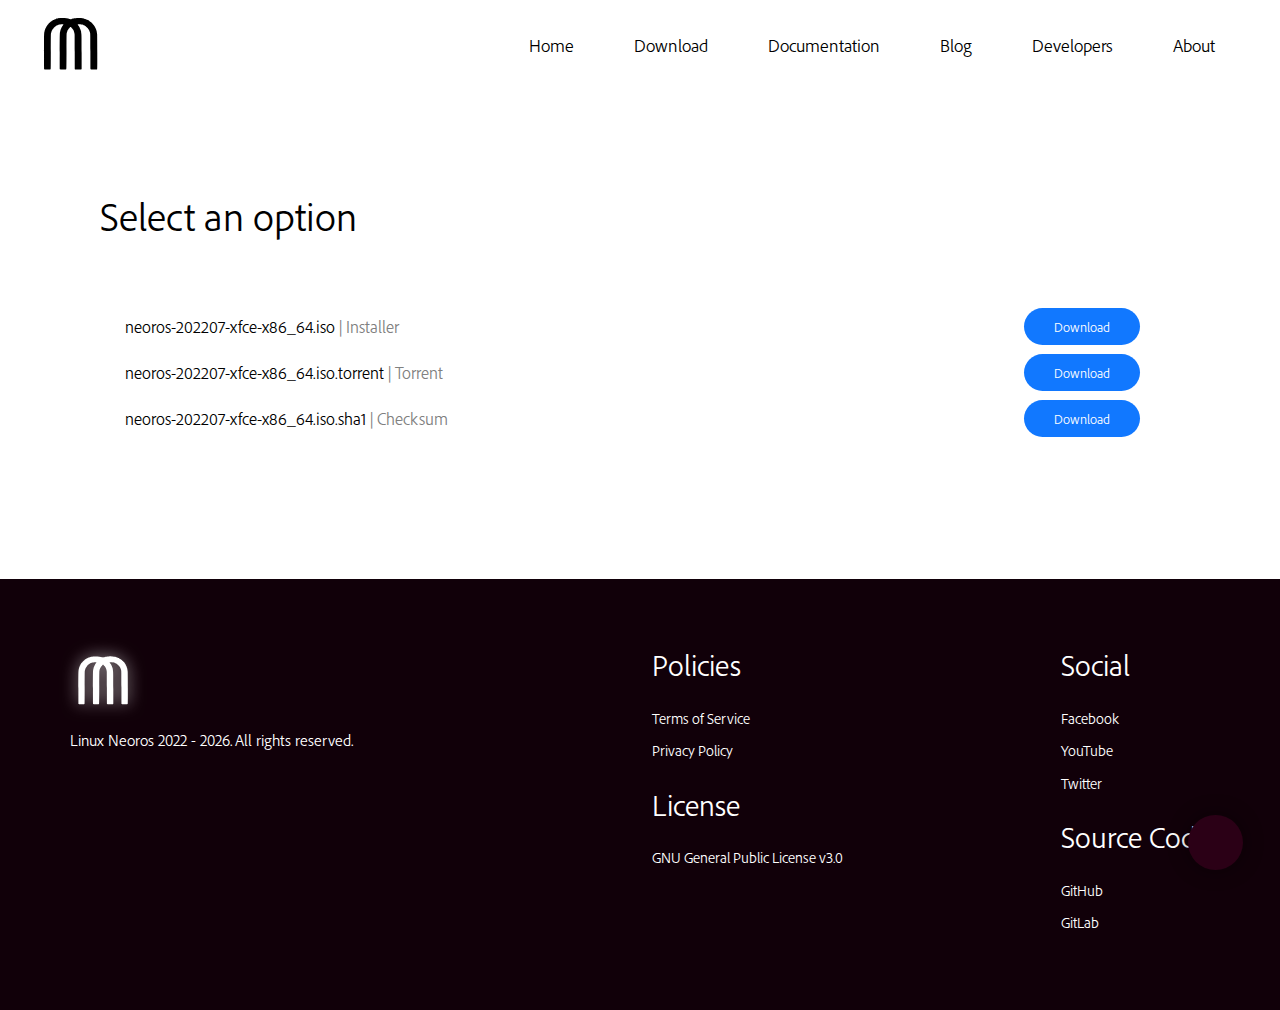
<file: download/neoros-xfce/index.html>
<!DOCTYPE html>
<html lang='en'>
<head>
    <meta charset='utf-8'>
    <meta http-equiv='X-UA-Compatible' content='IE=edge'>
    <meta name='viewport' content='width=device-width, initial-scale=1.0'>
    <meta name='msapplication-TileColor' content='#2b0016'>
    <meta name='msapplication-TileImage' content='../../favicon.ico/ms-icon-144x144.png'>
    <meta name='theme-color' content='#2b0016'>
    <title itemprop="name">Download Neoros XFCE | Linux Neoros Download</title>
    <meta itemprop="name" content="Download Neoros XFCE | Linux Neoros Download"></meta>
    <meta name="application-name" content="Download Neoros XFCE | Linux Neoros Download"></meta>
    <meta property="og:site_name" content="Linux Neoros">
    <meta property="og:title" content="Download Neoros XFCE | Linux Neoros Download">
    <meta itemprop="description" content="Explore Linux Neoros with XFCE desktop environment now.">
    <meta name="description" content="Explore Linux Neoros with XFCE desktop environment now.">
    <meta property="og:description" content="Explore Linux Neoros with XFCE desktop environment now.">
    <meta name="keywords" content="neoros,linux neoros,linuxneoros,arch-based distro,new distro linux,distro in 2022">
    <meta property="og:locale" content="en_US">
    <meta itemprop="image" content="../../favicon.ico/android-icon-72x72.png">
    <meta property="og:image" content="../../favicon.ico/android-icon-72x72.png">
    
    <link rel='icon' type='image/x-icon' href='../../favicon.ico/favicon.ico'>
    <link rel='shortcut icon' type='image/x-icon' href='../../favicon.ico/favicon.ico'>
    <link rel='apple-touch-icon' href='../../favicon.ico/apple-icon-57x57.png'>
    <link rel='apple-touch-icon' sizes='60x60' href='../../favicon.ico/apple-icon-60x60.png'>
    <link rel='apple-touch-icon' sizes='72x72' href='../../favicon.ico/apple-icon-72x72.png'>
    <link rel='apple-touch-icon' sizes='76x76' href='../../favicon.ico/apple-icon-76x76.png'>
    <link rel='apple-touch-icon' sizes='114x114' href='../../favicon.ico/apple-icon-114x114.png'>
    <link rel='apple-touch-icon' sizes='120x120' href='../../favicon.ico/apple-icon-120x120.png'>
    <link rel='apple-touch-icon' sizes='144x144' href='../../favicon.ico/apple-icon-144x144.png'>
    <link rel='apple-touch-icon' sizes='152x152' href='../../favicon.ico/apple-icon-152x152.png'>
    <link rel='apple-touch-icon' sizes='180x180' href='../../favicon.ico/apple-icon-180x180.png'>
    <link rel='icon' type='image/png' sizes='16x16' href='../../favicon.ico/favicon-16x16.png'>
    <link rel='icon' type='image/png' sizes='32x32' href='../../favicon.ico/favicon-32x32.png'>
    <link rel='icon' type='image/png' sizes='96x96' href='../../favicon.ico/favicon-96x96.png'>
    <link rel='icon' type='image/png' sizes='192x192' href='../../favicon.ico/android-icon-192x192.png'>
    <link rel='manifest' href='../../favicon.ico/manifest.json'>
    <link rel='stylesheet' href='../../stylesheet/root.css'>
    <link rel='stylesheet' href='../../stylesheet/index.css'>
    <link rel='stylesheet' href='../../stylesheet/download/index.css'>
    <script src="/script/kit-fontawesome.js" crossorigin="anonymous"></script>
</head>
<body>
    <div class="nr-toggle-theme" id="switch">
        <label for="nr-appearance-switcher" class="nr-switch is-dark-mode" id="nr-icons">
            <i class="fa-solid fa-moon"></i>
        </label>
    </div>
    <script type='text/javascript' src='/script/toggle-theme.js'></script>
    <div class='nr-banner-list' id='nr-list' style='z-index: 99;'>
        <ul class='nr-list'>
            <li>
                <a onclick="hideNavbarList();" href='/'>Home</a>
                <a onclick="hideNavbarList();" href='../../#download'>Download</a>
                <a onclick="hideNavbarList();" href='../../docs/'>Documentation</a>
                <a onclick="hideNavbarList();" href='../../blog/'>Blog</a>
                <a onclick="hideNavbarList();" href='../../developer/'>Developers</a>
                <a onclick="hideNavbarList();" href='../../about/'>About</a>
            </li>
        </ul>
        <div class='nr-logo-list'>
            <img class='nr-navbar-icon not-has-dark-mode' src='../../image/logo.svg' width='30' height='30'>
            <img class='nr-navbar-icon has-dark-mode' src='../../image/logo-white.svg' width='30' height='30'>
        </div>
    </div>
        <header class='nr-header'>
            <nav class='nr-navbar'>
                <div class='nr-flex'>
                    <a href="/">
                        <img id="nr-navbar-icon" class='nr-navbar-icon not-has-dark-mode' src='../../image/logo.svg' width='70' height='70'>
                        <img id="nr-navbar-icon" class='nr-navbar-icon has-dark-mode' src='../../image/logo-white.svg' width='70' height='70'>
                    </a>
                    <ul class="nr-navigator">
                        <li class="nr-navigator-list">
                            <a href="/">Home</a>
                            <a href="../../download">Download</a>
                            <a href="../../docs/">Documentation</a>
                            <a href="../../blog/">Blog</a>
                            <a href="../../developer/">Developers</a>
                            <a href="../../about/">About</a>
                        </li>
                    </ul>
                    <button class='nr-navbar-button' id='nr-navbar-list-button'>
                        <div class='nr-navbar-button-inner'>
                            <div></div>
                            <div></div>
                            <div></div>
                        </div>
                    </button>
                </div>
            </nav>
        </header>
        <script type='text/javascript' src='../../script/root.js'></script>
    <section class='nr-section'>
        <div class="nr-option">
            <p class="nr-option-header" style="margin-top: 0px;">Select an option</p>
            <div class="nr-options">
                <div class="nr-options-inner">
                    <div class="nr-options-name">
                        <span>neoros-202207-xfce-x86_64.iso</span>
                        <span class="nr-text-grey">|</span>
                        <span class="nr-text-grey">Installer</span>
                    </div>
                    <div>
                        <a href="../../404/" class="nr-download-button">Download</a>
                    </div>
                </div>
                <div class="nr-options-inner">
                    <div class="nr-options-name">
                        <span>neoros-202207-xfce-x86_64.iso.torrent</span>
                        <span class="nr-text-grey">|</span>
                        <span class="nr-text-grey">Torrent</span>
                    </div>
                    <div>
                        <a href="../../404/" class="nr-download-button">Download</a>
                    </div>
                </div>
                <div class="nr-options-inner">
                    <div class="nr-options-name">
                        <span>neoros-202207-xfce-x86_64.iso.sha1</span>
                        <span class="nr-text-grey">|</span>
                        <span class="nr-text-grey">Checksum</span>
                    </div>
                    <div>
                        <a href="../../404/" class="nr-download-button">Download</a>
                    </div>
                </div>
            </div>
        </div>
    </section>
    <div class="nr-footer">
        <div class="nr-footer-container">
            <img src="../../image/logo-white.svg" width="65px" height="65px" style="margin-bottom: 10px;">
            <div>
                <span>Linux Neoros 2022 - </span>
                <span id="current-year"></span>
                <span> All rights reserved.</span>
            </div>
        </div>
        <div class="nr-footer-container">
            <h1>Policies</h1>
            <a href="../../terms-of-service/">Terms of Service</a>
            <a href="../../privacy-policy/">Privacy Policy</a>
            <h1>License</h1>
            <a href="https://www.gnu.org/licenses/gpl-3.0.html">GNU General Public License v3.0</a>
        </div>
        <div class="nr-footer-container">
            <h1>Social</h1>
            <a href="https://www.facebook.com/LinuxNeoros/">Facebook</a>
            <a href="https://www.youtube.com/channel/UCGP965JMe01zJ9mUvubHTqQ">YouTube</a>
            <a href="https://twitter.com/LinuxNeoros">Twitter</a>
            <h1>Source Code</h1>
            <a href="https://github.com/gnulinux-neoros">GitHub</a>
            <a href="https://gitlab.com/neoros">GitLab</a>
        </div>
        <script type="text/javascript" src="../../script/current-year.js"></script>
    </div>
</body>
</html>
</file>
<file: stylesheet/root.css>
html { scroll-behavior: smooth; } @font-face { font-family: "Adobe Clean"; font-weight: 100 900; font-display: swap; font-style: normal; font-named-instance: "Regular"; src: url("../fonts/AdobeCleanRegular.otf") format("opentype"); } @font-face { font-family: "Adobe Clean Bold"; font-weight: 100 900; font-display: swap; font-style: normal; font-named-instance: "Bold"; src: url("../fonts/AdobeCleanBold.otf") format("opentype"); } :root{ --col-yellow: #ffea71; --col-red: #ff7171; --col-blue: #4b99ff; --col-green: #40ff9f; --col-orange: #ffac5f; --col-white: #ffffff; --col-black: #242424; --col-yellow-blur: #ffea711f; --col-red-blur: #ff71711f; --col-blue-blur: #4b99ff1f; --col-green-blur: #40ff9f1f; --col-orange-blur: #ffac5f1f; --col-white-blur: #ffffff1f; --col-black-blur: #2424241f; --col-button-primary: #318aff; --col-button-success: #00ff80; --col-button-info: #31cfff; --col-button-warning: #ffbf10; --col-button-danger: #ff1e62; } body { overflow-x: hidden !important; font-family: "Adobe Clean", sans-serif; margin: 0; background: #fff5fa; transition: all .2s ease; } button { background-color: transparent; border: none; cursor: pointer; } * { box-sizing: border-box; outline: none; font-family: inherit; margin: 0; list-style: none; } *::selection { background-color: #420022ab; color: #ffffff; } .container-information { background-color: var(--col-blue-blur); color: white; padding: 15px 10px; border-left: 5px solid var(--col-blue); border-radius: 5px; } .container-information::before { content: "HINT: "; font-weight: bold; } .container-warning { background-color: var(--col-yellow-blur); color: white; padding: 15px 10px; border-left: 5px solid var(--col-yellow); border-radius: 5px; } .container-warning::before { content: "WARNING: "; color: var(--col-yellow); font-weight: bold; } .container-critical { background-color: var(--col-red-blur); color: white; padding: 15px 10px; border-left: 5px solid var(--col-red); border-radius: 5px; } .nr-header { display: flex; justify-content: center; flex-direction: column; } .nr-navbar { width: 100%; padding: 10px 35px; z-index: 100; } .nr-navbar-scroll{ background-color: white; box-shadow: -4px 5px 20px 0px #ffffff; } .nr-navbar > .nr-flex { display: flex; justify-content: space-between; } .nr-navbar-icon { filter: drop-shadow(0px 0px 8px #ffffff93); margin-left: auto !important; margin-right: auto !important; } .nr-navbar-button { padding-left: 10px; display: none; } .nr-navigator { display: flex; justify-content: center; align-items: center; } .nr-navigator .nr-navigator-list { display: flex; } .nr-navigator .nr-navigator-list a { display: inline-block; position: relative; color: #000; padding: 0.2em 0; margin: 20px 30px; text-decoration: none; font-size: 18px; font-weight: 350; } .nr-navigator .nr-navigator-list a::after { content: ''; position: absolute; width: 100%; transform: scaleX(0); height: 1px; bottom: 0; left: 0; background-color: #000; transform-origin: bottom right; transition: transform 0.25s ease-out; } .nr-navigator .nr-navigator-list a:hover::after { transform: scaleX(1); transform-origin: bottom left; } .nr-navbar-button-inner { display: flex; flex-direction: column; } .nr-navbar-button-inner > div { background-color: var(--col-black); height: 3px; width: 30px; margin-bottom: 7px; border-radius: 20px; } .nr-img { max-width: 100%; height: auto; } .nr-button-primary { background-color: var(--col-button-primary); color: white; border-radius: 30px; padding: 15px 35px; font-size: 17px; box-shadow: inset 0 -0.3em rgb(0 0 0 / 20%), 0 2px 20px #1b51ad; transition: ease .2s; text-shadow: 0 2px 5px #000000; text-align: center; } .nr-button-primary:hover { box-shadow: inset 0 -0.2em rgb(0 0 0 / 20%), 0 2px 20px #003083; } .nr-button-primary:active { background-color: #2c71cc; } .nr-button-success { text-align: center; background-color: var(--col-button-success); color: white; border-radius: 30px; padding: 15px 35px; font-size: 17px; box-shadow: inset 0 -0.3em rgb(0 0 0 / 20%), 0 2px 20px #1bad5d; transition: ease .2s; text-shadow: 0 2px 5px #000000; } .nr-button-success:hover { box-shadow: inset 0 -0.2em rgb(0 0 0 / 20%), 0 2px 20px #158d4b; } .nr-button-success:active { background-color: #00be5f; } .nr-button-info { text-align: center; background-color: var(--col-button-info); color: white; border-radius: 30px; padding: 15px 35px; font-size: 17px; box-shadow: inset 0 -0.3em rgb(0 0 0 / 20%), 0 2px 20px #21809c; transition: ease .2s; text-shadow: 0 2px 5px #000000; } .nr-button-info:hover { box-shadow: inset 0 -0.2em rgb(0 0 0 / 20%), 0 2px 20px #1c6c85; } .nr-button-info:active { background-color: #2fb7e0; } .nr-button-warning { text-align: center; background-color: var(--col-button-warning); color: white; border-radius: 30px; padding: 15px 35px; font-size: 17px; box-shadow: inset 0 -0.3em rgb(0 0 0 / 20%), 0 2px 20px #a37b0c; transition: ease .2s; text-shadow: 0 2px 5px #000000; } .nr-button-warning:hover { box-shadow: inset 0 -0.2em rgb(0 0 0 / 20%), 0 2px 20px #81610a; } .nr-button-warning:active { background-color: #e4ab0f; } .nr-button-danger { text-align: center; background-color: var(--col-button-danger); color: white; border-radius: 30px; padding: 15px 35px; font-size: 17px; box-shadow: inset 0 -0.3em rgb(0 0 0 / 20%), 0 2px 20px #a71540; transition: ease .2s; text-shadow: 0 2px 5px #000000; } .nr-button-danger:hover { box-shadow: inset 0 -0.2em rgb(0 0 0 / 20%), 0 2px 20px #610e27; } .nr-button-danger:active { background-color: #d11950; } .nr-banner-list { background-color: #fff; padding: 110px 25px; position: fixed; top: 0; right: 0; width: 100vw; height: 100%; flex-direction: column; text-align: center; justify-content: center; transition-duration: .4s; transition-property: transform; transition-timing-function: cubic-bezier(.4,0,.2,1); transform: translateX(150%); display: none; } .nr-banner-list-translatex { transform: translateX(0); } .nr-list { padding: 0; line-height: 4em; overflow: auto; } .nr-list::-webkit-scrollbar-thumb { background: transparent !important; } .nr-list li { display: flex; flex-direction: column; } .nr-list li > a { text-decoration: none; color: #000000; font-size: 20px; } .nr-list li > a:hover { text-decoration: underline; } .nr-logo-list { margin-block-start: 50px; } .nr-banner-list .nr-logo-list { font-size: 13px; } .nr-banner-list .nr-logo-list p { margin-top: 10px; } *::-webkit-scrollbar { width: 2px; border-radius: 3px; } *::-webkit-scrollbar-thumb { background: #fff; border-radius: 10px; } @media screen and (max-width: 1258px) { .nr-banner-list { display: flex; } .nr-navbar-button { display: block; } .nr-navigator { display: none; } .nr-navbar { padding: 10px 20px; } }

.nr-footer {
	color: #fff;
    background-color: #110009;
    padding: 70px;
	font-size: 13px;
    display: flex;
    justify-content: space-between;
}

.nr-footer .nr-footer-container {
    display: flex;
    flex-direction: column;
    line-height: 2.5em;
}

.nr-footer .nr-footer-container:nth-child(1){
    margin-bottom: 50px;
}

.nr-footer .nr-footer-container>h1 {
    font-size: 30px;
    margin-bottom: 30px;
    margin: 0.7em 0;
}

.nr-footer .nr-footer-container>h1:nth-child(1){
    margin: 0 0 0.7em 0;
}

.nr-footer .nr-footer-container>img {
    filter: drop-shadow(0px 0px 8px #ffffff93);
}

.nr-footer .nr-footer-container>a {
    color: #fff;
    text-decoration: none;
    font-size: 15px;
    transition: ease .2s;
}

.nr-footer .nr-footer-container>a:hover {
    color: #96004d;
}

.nr-footer .nr-footer-container:nth-child(1) span {
    font-size: 16px;
}

.nr-footer .nr-footer-container:nth-child(2){
    box-sizing: content-box;
    padding-left: 80px;
}

.nr-toggle-theme {
	margin: 30px;
	z-index: 999;
	position: fixed;
	bottom: 0;
	right: 0;
}

.nr-toggle-theme .nr-switch {
    height: 55px;
    width: 55px;
    background: #fff;
    margin: 0 7px;
    display: flex;
    align-items: center;
    justify-content: space-around;
    position: relative;
    cursor: pointer;
    border-radius: 100px;
    font-size: 22px;
    transition: all .5s ease;
    box-shadow: 0px 0 20px #0000006c;
}

.nr-toggle-theme .nr-switch i {
    color: #2b0016;
}

.nr-toggle-theme .nr-switch.is-dark-mode{
    background: #2b0016;
}

.nr-toggle-theme .nr-switch.is-dark-mode i {
    color: #fff;
}

.dark-mode {
    background: #110009;
    color: #fff;
}

.dark-mode .nr-navbar-button-inner > div {
    background-color: #fff;
}

.dark-mode .nr-banner-list {
    background-color: #000;
    color: #fff;
}

.dark-mode .nr-list li > a {
    color: #fff;
}

@media screen and (max-width: 700px){
    .nr-footer {
        flex-direction: column;
    }

    .nr-footer .nr-footer-container:nth-child(2){
        padding: 0 0 50px 0;
    }
}
</file>
<file: stylesheet/index.css>
.nr-header {
	background:
		linear-gradient(0deg, rgba(255, 255, 255, 0.701), rgba(255, 255, 255, 0.701)),
		url(https://img.freepik.com/premium-photo/abstract-background-from-white-marble-texture-wall-luxury-backdrop_28586-1070.jpg?w=2000);
	background-repeat: no-repeat;
	background-size: cover;
}
#nr-neoros-desktop { position: relative; margin-block-start: 20px; margin-block-end: 20px; margin-top: 1in; margin-bottom: 1cm; height: 80%; display: flex; justify-content: center; }
.nr-navbar {
	color: #fff;
}
.nr-banner-wrapper { display: flex; margin-top: 50px; z-index: 1; } .nr-banner { margin: 80px; display: flex; flex-direction: column; } .nr-banner * { color: #000 !important; } .nr-banner > .nr-largetext { font-family: 'Adobe Clean Bold'; position: relative; color: #fff; font-size: 52px; margin-bottom: 15px; text-align: left; } .nr-banner > #nr-smalltext { font-size: 16px; position: relative; font-weight: 300; text-align: left; } .nr-banner > p { font-size: 19px; color: #fff; } .nr-banner-button { margin-top: 30px; display: flex; margin-left: 80px; margin-right: auto; z-index: 1; } .nr-banner-button > a { margin-right: 15px; text-decoration: none; font-size: 15px; }
.nr-section {
	background-color: transparent; padding: 100px; display: flex; flex-direction: column; color: black;
}
#section {
	display: grid; grid-template-areas: 'header header header';
}
.nr-board { margin-bottom: 65px; } .nr-board-information { display: flex; flex-direction: column; padding: 0 50px; margin-bottom: 30px; }
.nr-board-header {
	font-weight: 300;
	font-size: 50px;
	grid-area: header;
	margin-bottom: 80px;
}

.nr-board-header::before {
	content: '';
	display: block;
	background: linear-gradient(130deg, #ca2f00, #6850ac);
	width: 150px;
	height: 3px;
	margin-bottom: 10px;
}
.nr-board-icon { width: 100px; height: 100px; margin: 0 auto; }
.nr-board-icon .light-mode { display: block; }
.nr-board-icon .dark-mode { display: none; }
.nr-board-title p { font-size: 40px; font-weight: 400; text-align: center; }
.nr-board-description { margin-top: 10px; text-align: center; } .nr-board-description p { font-size: 18.5px; } .nr-board-description a { color: #000; }
.nr-arrow-container{ margin: 70px 20px; } .nr-arrow div { display: block; width: 15px; height: 15px; transform: rotate(45deg); border-right: 2px solid #000; border-bottom: 2px solid #000; margin: 0 0 3px 10px; animation: glowUp 5s infinite; } 

@keyframes glowUp {
    0% {
    	filter: drop-shadow(0px 0px 8px #00000075);
    }
    50% {
    	filter: drop-shadow(0px 0px 3px #000000);
    }
    100% {
    	filter: drop-shadow(0px 0px 8px #00000075);
    }
}

.nr-banner-item {
	padding: 10px 25px;
	border: 2px solid #000;
	border-radius: 999px;
	color: #000;
	font-weight: 350;
	transition: ease .15s;
	font-family: "Adobe Clean Bold";
}

.nr-banner-item:nth-child(1){
	background-color: rgb(0, 132, 255);
	border: 2px solid rgb(0, 132, 255);
	color: #fff;
	transition: ease .2s;
}

.nr-banner-item:nth-child(1):hover {
	background-color: rgb(45, 153, 255);
	border: 2px solid rgb(45, 153, 255);
}

#nr-neoros-desktop-img {
	width: 80%;
	height: 80%;
}

.nr-laptop-overlay {
	position: absolute;
    width: 62.8%;
    top: 56%;
    left: 50%;
    transform: translate(-50%,-64.5%);
	max-width: 100%;
	height: auto;
}

.nr-laptop-overlay img {
	border-radius: 5px;
	max-width: 100%;
	height: auto;
}

.nr-banner-list {
	font-weight: bolder;
}

.nr-version-release {
	background-color: #fff;
	padding: 100px 0;
}

.nr-version-release-wrapper {
	display: flex;
	flex-direction: column;
}

.nr-version-release-header {
	padding: 0 45px;
}

.nr-version-release-header p.nr-version-release-header-text {
	background: -webkit-linear-gradient(120deg, #ff4aae, #00ffb3);
    background-clip: text;
    -webkit-background-clip: text;
    -webkit-text-fill-color: transparent;
	margin-bottom: 30px;
	font-size: 78px;
	font-weight: bold;
	text-align: center;
}

.nr-version-release-header p.nr-version-release-description-text {
	color: #000;
	font-size: 30px;
	text-align: center;
}

.nr-version-release-button {
	border: 1px solid #000;
	color: #000;
	padding: 10px 20px;
	text-decoration: none;
	text-align: center;
	margin-left: auto;
	margin-right: auto;
	font-size: 17px;
	transition: ease .2s;
}

.nr-version-release-button:hover {
	background-color: #000;
	color: #fff;
	letter-spacing: 1px;
}

.nr-section-download {
	background-color: #fcfcfc;
    color: #111111;
	transition: ease .3s;
}

.nr-board-option > p {
	font-size: 40px;
	font-weight: normal;
	margin: 20px;
	text-align: center;
}

.nr-selection {
	margin: 50px auto;
	display: flex;
	max-width: 1120px;
}
.nr-selection-navbar {
	display: flex;
	margin-right: 25px;
	margin-bottom: 0px;
	max-width: 700px;
}
#nr-selection-logo img {
	border-radius: 50%;
}
.nr-selection-information {
	margin-left: 25px;
	display: flex;
	flex-direction: column;
}
.nr-selection-information > .nr-selection-title {
	font-size: 30px;
	font-weight: normal;
	margin-bottom: 10px;
}
.nr-selection-information > .nr-selection-description {
	color: #6b6b6b;
	font-size: 17px;
	max-width: 2000px;
	margin-right: 40px;
	font-weight: 350;
}
.nr-selection-download {
	margin-top: 50px;
}
.nr-selection-item {
	background-color: #fcfcfc;
	border: 1px solid #111111;
	color: #111111;
	text-decoration: inherit;
	font-size: 17px;
	padding: 10px 30px;
	transition: ease .2s;
	align-items: center;
	text-align: center;
	font-weight: 350;
}
.nr-selection-item:hover {
	background-color: #111111;
	color: #fcfcfc;
}

#nr-selection-desktop {
	display: flex;
	justify-content: center;
}
.nr-desktop-preview {
	border-radius: 10px;
	box-shadow: 0px 0 20px #fff;
	transition: ease .3s;
}
img.not-has-dark-mode {
	display: block;
}

img.has-dark-mode {
	display: none;
}

@media screen and (max-width: 1258px) {
	.nr-board { text-align: center; align-items: center; flex-direction: column; } .nr-board-option > p { margin-bottom: 60px; } .nr-banner-button { flex-direction: column; margin-left: auto; margin-right: auto; } .nr-banner-button > .nr-banner-item { display: flex; justify-content: center; margin-right: 0px; margin-bottom: 15px; } .nr-board-information { margin-right: 0px !important; margin-bottom: 30px !important; padding: 0;} .nr-selection-navbar { margin-right: 0px; margin-bottom: 25px; flex-direction: column; } .nr-selection-information { margin-left: 0px; margin-top: 15px; margin-bottom: 15px; } .nr-selection { display: flex; flex-direction: column; margin: 25px auto; max-width: 700px; width: 90%; margin-bottom: 120px; }
	.nr-board-header {
		text-align: left;
	}
	#section {
		display: flex;
		flex-direction: column;
	}

	#section .nr-board-icon {
		width: 100px;
	}

	#section .nr-board-title p {
		font-size: 50px;
	}

	#section .nr-board-description p {
		font-size: 18.5px;
	}
	#nr-neoros-desktop {
		display: flex;
		justify-content: center;
		width: 100%;
	}
	.nr-banner > .nr-largetext {
		text-align: center;
	}

	.nr-banner > #nr-smalltext {
		text-align: center;
		margin: 0;
	}
	.nr-banner-wrapper {
		flex-direction: column-reverse;
	}

	.nr-selection-download {
		display: flex;
    	justify-content: center;
	}
}

@media screen and (max-width: 800px){
	.nr-version-release-header p.nr-version-release-header-text {
		font-size: 55px;
	}

	.nr-version-release-header p.nr-version-release-description-text {
		font-size: 20px;
	}
}
@media screen and (max-width: 700px){
	.nr-banner > .nr-largetext { font-size: 40px; }
}

@media screen and (max-width: 500px){
	.nr-banner {
		margin: 50px;
	}
	.nr-banner > p {
		font-size: 16px;
	}

	.nr-board-icon {
		width: 70px !important;
		height: 70px !important;
	}

	.nr-board-header {
		font-size: 40px;
	}

	.nr-board-title p {
		font-size: 30px !important;
	}

	.nr-section {
		padding: 100px 45px;
	}
	
	.nr-laptop-overlay {
		top: 57%;
		left: 50%;
	}

	.nr-laptop-overlay img {
		border-radius: 2px;
	}
}
@media screen and (max-width: 412px) {
	.nr-selection {
		width: 100%;
	}

	.nr-section-download {
		padding-left: 50px;
		padding-right: 50px;
	}

	.nr-board-option > p {
		font-size: 30px;
	}

	.nr-selection-information > .nr-selection-title {
		font-size: 25px;
	}

	.nr-selection-information > .nr-selection-description {
		font-size: 15px;
		max-width: 100%;
		margin-right: 0;
	}

	.nr-selection-item {
		font-size: 14px;
	}
}

/** Dark mode area **/
.dark-mode img.not-has-dark-mode {
	display: none;
}

.dark-mode img.has-dark-mode {
	display: block;
}
.dark-mode .nr-navbar-button-inner > div {
	background-color: #fff;
}
.dark-mode .nr-banner-list {
	background-color: #000;
	font-weight: bolder;
}
.dark-mode .nr-navigator .nr-navigator-list a {
	color: #fff;
}

.dark-mode .nr-navigator .nr-navigator-list a::after {
	background-color: #fff;
}
.dark-mode .nr-list li > a {
	color: #fff;
}
.dark-mode .nr-header {
	background:
		linear-gradient(0deg, rgba(0, 0, 0, 0.650), rgba(0, 0, 0, 0.650)),
		url(https://cdn.wallpapersafari.com/10/80/VP5eTn.jpg);
}
.dark-mode .nr-banner * {
	color: #fff !important;
}
.dark-mode .nr-banner-button > .nr-banner-item:nth-child(2) {
	border: 2px solid #fff;
	color: #fff;
}
.dark-mode .nr-arrow div {
    border-right: 2px solid #fff;
    border-bottom: 2px solid #fff;
	animation: glowUpDark 5s infinite;
}
@keyframes glowUpDark {
    0% {
    	filter: drop-shadow(0px 0px 8px #ffffff75);
    }
    50% {
    	filter: drop-shadow(0px 0px 3px #ffffff);
    }
    100% {
    	filter: drop-shadow(0px 0px 8px #ffffff75);
    }
}
.dark-mode .nr-section {
	color: #fff;
}

.dark-mode .nr-board-description p > a {
	color: #fff;
}

.dark-mode .nr-board-icon .light-mode {
	display: none;
}

.dark-mode .nr-board-icon .dark-mode {
	display: block;
}

.dark-mode .nr-version-release {
	background-color: #000;
}

.dark-mode .nr-version-release-header p.nr-version-release-description-text {
	color: #fff;
}

.dark-mode .nr-version-release-button {
	border: 1px solid #fff;
	color: #fff;
}

.dark-mode .nr-version-release-button:hover {
	background-color: #fff;
	color: #000;
}

.dark-mode .nr-section-download {
	background-color: #111111;
    color: #fcfcfc;
}

.dark-mode .nr-selection-item {
	background-color: #111111;
	color: #fcfcfc;
	border: 1px solid #fcfcfc;
}

.dark-mode .nr-selection-item:hover {
	background-color: #fcfcfc;
	color: #111111;
}

.dark-mode .nr-desktop-preview {
    box-shadow: 0px 0 20px #000;
}
</file>
<file: stylesheet/blog/index.css>
.nr-navigator .nr-navigator-list a {
    color: #fff;
}

.nr-navigator .nr-navigator-list a::after {
    background-color: #fff;
}

.nr-banner {
	margin: 80px;
}

.nr-banner-list {
	background-color: #000;
	color: #fff;
}

.nr-list li > a {
	color: #fff;
}

.nr-navbar-button-inner div {
	background-color: #fff;
}

.nr-header {
	background: linear-gradient(180deg, #000, #00214a) !important;
	color: #fff !important;
}

.nr-banner-title {
	font-size: 60px !important;
	font-weight: 400;
	text-shadow: 0px 4.5px 4px #ffffff57;
	margin-top: 15px;
	margin-bottom: 15px;
}

.nr-banner-description {
	font-size: 17px !important;
	text-shadow: 0px 4.5px 4px #ffffff57;
}

.nr-content {
	padding: 30px;
	background-color: #fff;
	display: flex;
	flex-direction: column;
	align-items: center;
	height: 100vh;
}

.nr-item-container {
	margin: 15px;
}

.nr-item-container a {
	text-decoration: none;
}

.nr-items {
	border-radius: 10px;
	background-color: #000;
	color: #fff;
	display: flex;
	width: 1150px;
	transition: ease .2s;
	cursor: pointer;
	fill: #fff;
}

.nr-items:hover {
	box-shadow: 0px 0px 15px #000;
}

.nr-item-inner {
	padding: 15px;
	display: flex;
	flex-direction: column;
	justify-content: space-between;
}

.nr-background-borderradius {
	border-top-left-radius: 10px;
	border-bottom-left-radius: 10px;
}

.nr-item-inner-title {
	font-size: 23px;
	font-weight: bold;
	margin-top: 15px;
	margin-bottom: 15px;
}

.nr-item-inner-description {
	font-size: 16px;
	color: #8b8b8b;
}

.nr-item-inner-time {
	display: flex;
	color: #fff;
	font-size: 13px;
	margin-top: 15px;
	margin-bottom: 15px;
}

@media screen and (max-width: 1170px){

	.nr-items {
		flex-direction: column-reverse;
		width: auto;
		overflow: hidden;
	}

	.nr-background-borderradius {
		border-top-left-radius: 0px;
		border-bottom-left-radius: 0px;
		border-bottom-left-radius: 10px;
		border-bottom-right-radius: 10px;
		width: 100.5%;
                display: block;
	}

}

@media screen and (max-width: 790px){
	.nr-banner-title {
		font-size: 40px !important;
	}

	.nr-banner {
		margin: 50px;
	}
}

/** Dark mode area **/
.dark-mode .nr-content {
	background-color: #000;
	color: #fff;
}
</file>
<file: browser/index.css>
html { scroll-behavior: smooth; } @font-face { font-family: "Cantarell var"; font-weight: 100 900; font-display: swap; font-style: normal; font-named-instance: "Regular"; src: url("../fonts/Cantarell-VF.woff2") format("woff2"), url("../fonts/Cantarell-VF.otf") format("opentype"); }
* {
    box-sizing: inherit;
    text-align: center;
}
.header {
    width: 100%;
    height: 100%;
    background-image: url(./browser.png);
    background-repeat: no-repeat;
    background-size: cover;
    background-position: center;
    background-color: #000000;
    position: absolute;
    top: 0;
    right: 0;
    bottom: 0;
    left: 0;
    display: flex;
    justify-content: center;
    align-items: center;
    flex-direction: column;
    padding: 20px;
}

#time {
    color: #fff;
    font-weight: 400;
    font-size: 50px;
    text-shadow: 0px 3px 9px #000;
}

#search {
    border: none;
    border-radius: 9999px;
    padding-left: calc(calc(0.75em - 1px) + 0.375em);
    padding-right: calc(calc(0.75em - 1px) + 0.375em);
    box-shadow: inset 0 0.0625em 0.125em rgb(10 10 10 / 5%);
    background-color: #fff;
    border-color: #dbdbdb;
    color: #363636;
    -webkit-appearance: none;
    align-items: center;
    border: 1px solid transparent;
    display: inline-flex;
    font-size: 0.95rem;
    height: 2.5em;
    justify-content: flex-start;
    line-height: 1.5;
    padding-bottom: calc(0.5em - 1px);
    padding-top: calc(0.5em - 1px);
    position: relative;
    vertical-align: top;
    margin-top: 2rem;
    margin-bottom: 2rem;
    width: 200px;
    text-align: left;
    transition: all .2s;
}

#search:focus {
    width: 300px;
}

.logo {
    margin-top: 2em;
    margin-bottom: 2em;
    width: 30px;
    height: 30px;
}

@media screen and (max-width: 400px){
    #time {
        font-size: 35px;
    }

    #search {
        font-size: 0.8rem;
    }
}
</file>
<file: stylesheet/docs/index.css>
.nr-navigator .nr-navigator-list a {
    color: #fff;
}

.nr-navigator .nr-navigator-list a::after {
    background-color: #fff;
}

.nr-banner-list {
	background-color: #000;
	color: #fff;
}

.nr-list li > a {
	color: #fff;
}

.nr-navbar-button-inner > div {
	background-color: #fff;
}

.nr-header {
	background-image: none;
	background: linear-gradient(144deg, #036, #0072e5);
	color: #fff;
}

.nr-header-wrapper {
	display: flex;
	justify-content: center;
	align-items: center;
	flex-direction: column;
}

.nr-header-wrapper > .nr-banner p {
	font-size: 60px;
	font-weight: 400;
	text-shadow: 0px 4.5px 4px #ffffff57;
}

.nr-banner-selection {
	display: flex;
	justify-content: center;
	align-items: center;
}

.nr-horizontial-line {
	background-color: #fff;
	width: 300px;
	height: 1px;
	display: flex;
	justify-content: center;
}

.nr-banner-selection-text {
	font-size: 15px;
	margin-left: 8.5px;
	margin-right: 5px;
	text-transform: uppercase;
	letter-spacing: 3px;
	text-align: center;
}

.nr-navbar-list {
	margin: 50px 0;
}

.nr-navbar-list-inner {
	display: flex;
	flex-wrap: wrap;
	justify-content: center;
	margin-left: 15px;
	margin-right: 15px;
}

.nr-navbar-list-inner a {
	text-decoration: inherit;
	color: #fff;
	margin: 15px;
}

.nr-list-card {
	display: flex;
	flex-direction: column;
	padding: 30px;
	transition: ease .2s;
	border-radius: 5px;
	text-align: center;
	align-items: center;
	box-shadow: 0px 5px 9px #0009;
	cursor: pointer;
	min-height: 250px;
	max-width: 100%;
}

.nr-list-card:hover {
	background-color: #fff;
	color: #000;
	box-shadow: 0px 5px 9px #000000c2;
}

.nr-list-card:hover > .nr-list-card-title {
	background: -webkit-linear-gradient(144deg, #0072e5, #036);
    background-clip: text;
    -webkit-background-clip: text;
    -webkit-text-fill-color: transparent;
}

.nr-list-card:hover > .nr-list-card-description {
	color: #686868;
}

.nr-list-card-title {
	margin-block-start: 10px;
	margin-block-end: 10px;
	font-weight: 400;
}

.nr-list-card-description {
	margin-block-start: 10px;
	margin-block-end: 10px;
	color: #fff;
	font-size: 15px;
	max-width: 330px;
	font-weight: 350;
}

@media screen and (max-width: 790px){
	.nr-header-wrapper > .nr-banner p {
		font-size: 40px;
	}
	.nr-horizontial-line {
		display: none;
	}
}

/** Dark mode area **/
.dark-mode .nr-header {
	background: linear-gradient(144deg, #000f1f, #00264d);
}

.dark-mode .nr-list-card:hover > .nr-list-card-title {
	background: #fff;
    background-clip: text;
    -webkit-background-clip: text;
    -webkit-text-fill-color: transparent;
}

.dark-mode .nr-list-card:hover {
	background-color: #000;
	color: #fff;
	box-shadow: 0px 5px 9px #000000c2;
}
</file>
<file: stylesheet/terms-of-service/index.css>
body {
	background-color: #fff;
}

*::-webkit-scrollbar { width: 5px; border-radius: 5px; }
*::-webkit-scrollbar-thumb { background: #000; border-radius: 10px; }

.nr-banner-list {
	background-color: #fff;
	color: #000;
}

.nr-list li > a {
	color: #000;
}
.nr-navbar-button-inner > div {
	background-color: #000;
}

.nr-header {
	background-image: none;
}

.nr-navbar {
	background-color: #fff;
}

.nr-section {
	color: #000;
	padding-top: 50px;
}

.nr-contents {
	display: flex;
	flex-direction: column;
}

.nr-contents-header {
	font-size: 30px;
	font-weight: bold;
	margin-top: 50px;
	margin-bottom: 50px;
	background-color: #651fff;
	color: #fff;
	padding: 7px 16px;
	border-radius: 30px;
	max-width: fit-content;
}

.nr-contents > .nr-contents {
	display: flex;
	flex-direction: column;
	margin: 25px;
}

.nr-contents > .nr-contents-header {
	margin-bottom: 15px;
	margin-top: 0px;
}

.nr-contents > .nr-terms-header {
	font-weight: 300;
	background-color: transparent;
	color: #000;
	font-size: 20px;
	margin-bottom: 30px;
}

.nr-terms ul {
	font-weight: 300;
	margin-top: 10px;
}

.nr-terms ul > li {
	list-style: disc;
}

.nr-terms {
	margin-top: 30px;
}

.nr-terms > .nr-header {
	font-size: 40px;
    font-weight: bold;
    margin-top: 50px;
    margin-bottom: 50px;
}

.nr-terms > .nr-description {
	font-weight: 300;
	font-size: 17px;
	line-height: 1.7;
}

.nr-terms > .nr-documents {
	margin: 70px;
	border: 1px rgb(196, 196, 196) solid;
	max-width: 75%;
	padding: 30px 25px;
}

img.not-has-dark-mode {
	display: block;
}

img.has-dark-mode {
	display: none;
}

@media screen and (max-width: 790px){
	.nr-contents > .nr-contents {
		margin: 0;
		margin-bottom: 35px;
	}

	.nr-contents-header {
		margin-left: auto;
		margin-right: auto;
	}

	.nr-contents > .nr-terms-header {
		text-align: center;
	}

	.nr-terms > .nr-documents {
		max-width: 100%;
		margin-left: 0;
		margin-right: 0;
	}
}

@media screen and (max-width: 400px){
	.nr-section {
		padding: 50px 40px;
	}
}

/** Dark mode area **/
.dark-mode .nr-header > .nr-navbar {
	background: #000;
}

.dark-mode .nr-navigator .nr-navigator-list a {
    color: #fff;
}

.dark-mode .nr-navigator .nr-navigator-list a::after {
    background-color: #fff;
}

.dark-mode img.has-dark-mode {
	display: block;
}

.dark-mode img.not-has-dark-mode{
	display: none;
}

.dark-mode .nr-section {
	background-color: #000;
}

.dark-mode .nr-contents > .nr-contents {
	color: #fff;
}

.dark-mode .nr-contents > .nr-contents .nr-terms-header {
	color: #fff;
}

.dark-mode .nr-terms {
	color: #fff;
}

.dark-mode .nr-terms > .nr-header {
	background: transparent;
}
</file>
<file: stylesheet/download/index.css>
body {
	background-color: #fff;
}

*::-webkit-scrollbar { width: 5px; border-radius: 5px; }
*::-webkit-scrollbar-thumb { background: #000; border-radius: 10px; }

.nr-banner-list {
	background-color: #fff;
	color: #000;
}

.nr-list li > a {
	color: #000;
}
.nr-navbar-button-inner > div {
	background-color: #000;
}

.nr-header {
	background-image: none;
}

.nr-navbar {
	background-color: #fff;
    padding: 10px 35px;
}

.nr-section {
	color: #000;
}

.nr-option {
	display: flex;
	flex-direction: column;
}

.nr-option-header {
	font-size: 40px;
	font-weight: 400;
	margin-top: 50px;
	margin-bottom: 50px;	
}

.nr-option > .nr-options {
	display: flex;
	flex-direction: column;
	margin: 25px;
	font-weight: 350;
}

.nr-options > .nr-option-header {
	margin-bottom: 15px;
	margin-top: 0px;
}

.nr-options-inner {
	display: flex;
	margin-bottom: 25px;
}

.nr-options-name {
	font-size: 17px;
	margin-right: auto;
	display: inline-block;
}

.nr-options-name > .nr-text-grey {
	color: grey;
}

.nr-download-button {
	border-radius: 30px;
	background-color: #1178ff;
	color: #fff;
	text-decoration: inherit;
	font-size: 13.5px;
	padding: 10px 30px;
	margin-right: 15px;
	transition: ease .2s;
}

.nr-download-button:hover {
	background-color: #4395ff;
}

.not-has-dark-mode {
	display: block;
}

.has-dark-mode {
	display: none;
}

@media screen and (max-width: 1258px) {
	.nr-options-inner {
		flex-direction: column;
	}
	.nr-options-name {
		margin-right: 0px;
		margin-bottom: 35px;
	}
	.nr-navbar {
    	padding: 10px 20px;
	}
}

@media screen and (max-width: 790px){
	.nr-option > .nr-options {
		margin: 0;
		margin-bottom: 35px;
	}
}

@media screen and (max-width: 400px){
	.nr-section {
		padding: 100px 40px;
	}
}

/** Dark mode area **/
.dark-mode .nr-header > .nr-navbar {
	background: #000;
}

.dark-mode .nr-navigator .nr-navigator-list a {
    color: #fff;
}

.dark-mode .nr-navigator .nr-navigator-list a::after {
    background-color: #fff;
}

.dark-mode img.has-dark-mode {
	display: block;
}

.dark-mode img.not-has-dark-mode{
	display: none;
}

.dark-mode .nr-section {
	background-color: #000;
}
</file>
